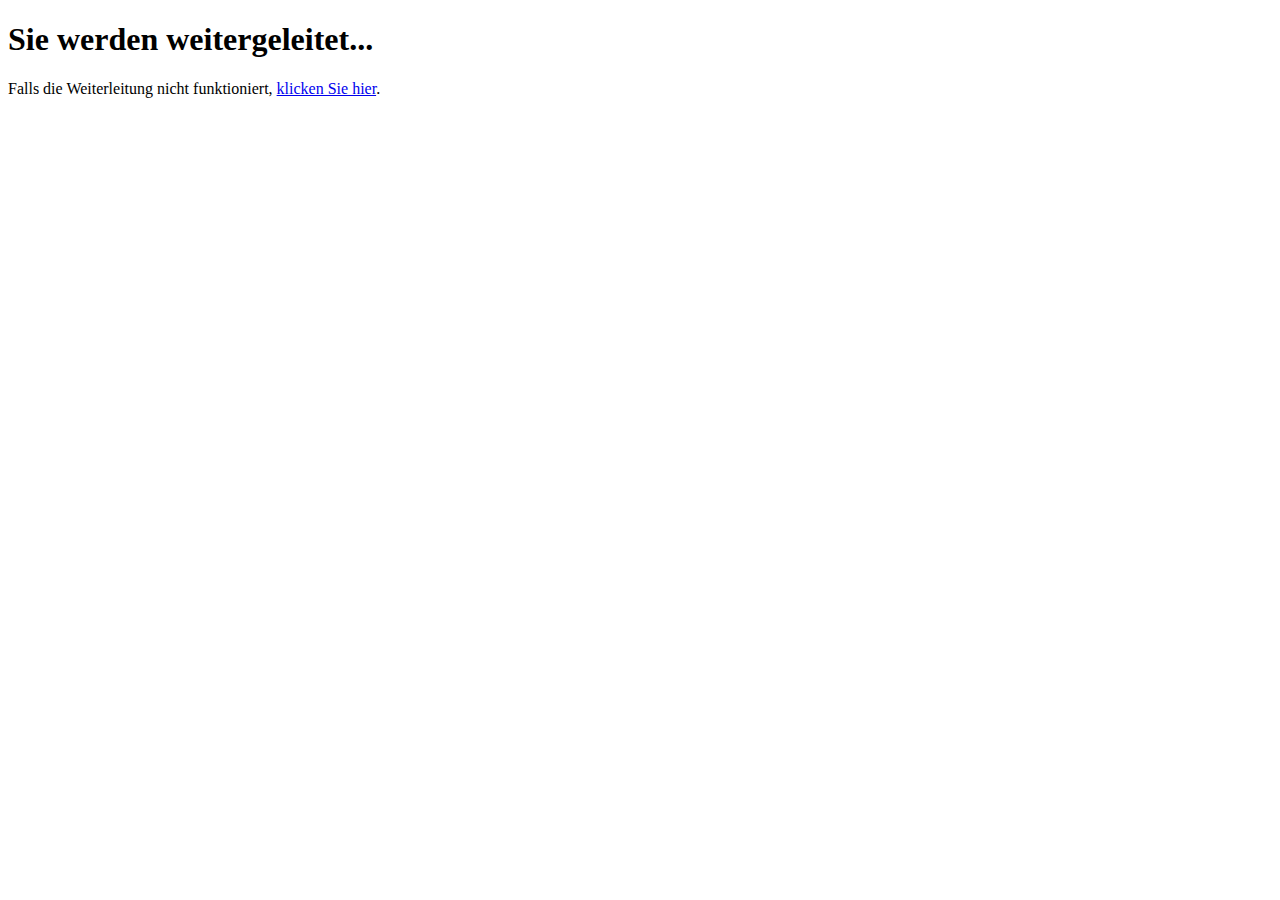
<file: index.html>
<!DOCTYPE html>
<html lang="de">
<head>
    <meta charset="UTF-8">
    <meta http-equiv="refresh" content="3;url=log-in.html">
    <meta name="viewport" content="width=device-width, initial-scale=1.0">
    <title>Weiterleitung</title>
</head>
<body>
    <h1>Sie werden weitergeleitet...</h1>
    <p>Falls die Weiterleitung nicht funktioniert, <a href="log-in.html">klicken Sie hier</a>.</p>
</body>
</html>
</file>
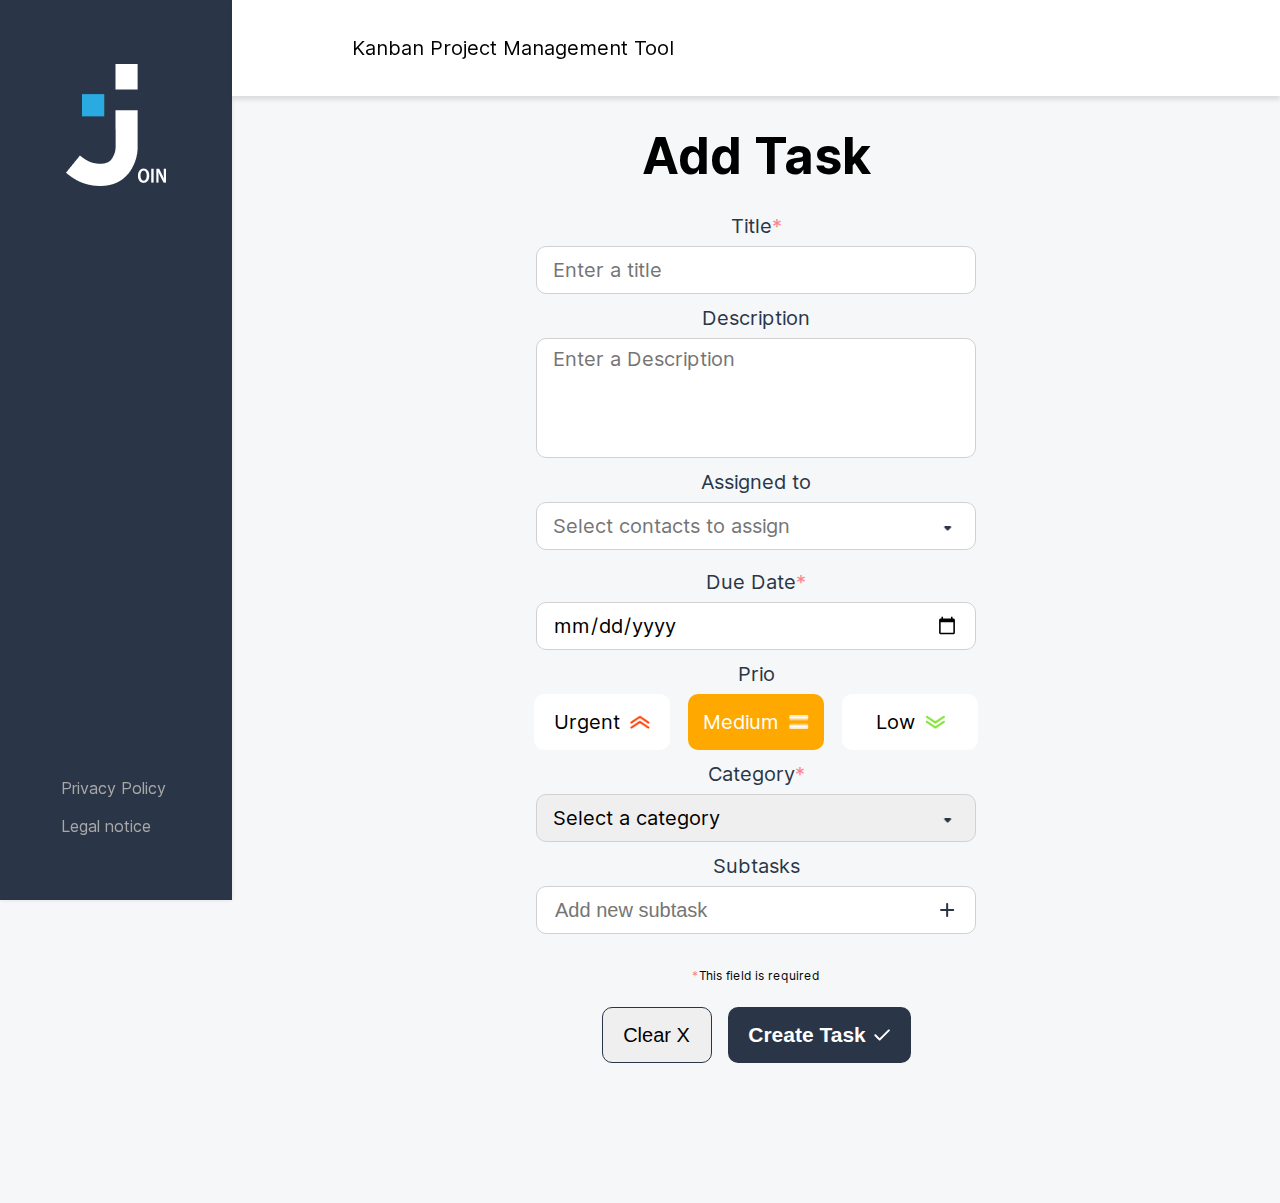
<file: add-task.html>
<!DOCTYPE html>
<html lang="en">
  <head>
    <meta charset="UTF-8" />
    <meta name="viewport" content="width=device-width, initial-scale=1.0" />
    <title>JOIN - Add Task</title>
    <link
      rel="shortcut icon"
      href="/assets/img/join-logo.png"
      type="image/x-icon"
    />
    <link rel="stylesheet" href="/css/add-task.css" />
    <link rel="stylesheet" href="/css/add-task-template.css" />
    <script src="/java-script/remoteStorage.js"></script>
    <script src="/java-script/header.js"></script>
  </head>

  <body>
    <div
      w3-include-html="/assets/templates/side-bar-template.html"
      class="fixed"
    ></div>

    <main>
      <div
        w3-include-html="/assets/templates/header-template.html"
        class="header-sticky"
      ></div>
      <div w3-include-html="assets/templates/taskForm.html"></div>
    </main>
    <script src="/java-script/task-form.js"></script>
    <script src="/java-script/includeTemplates.js"></script>
  </body>
</html>
</file>
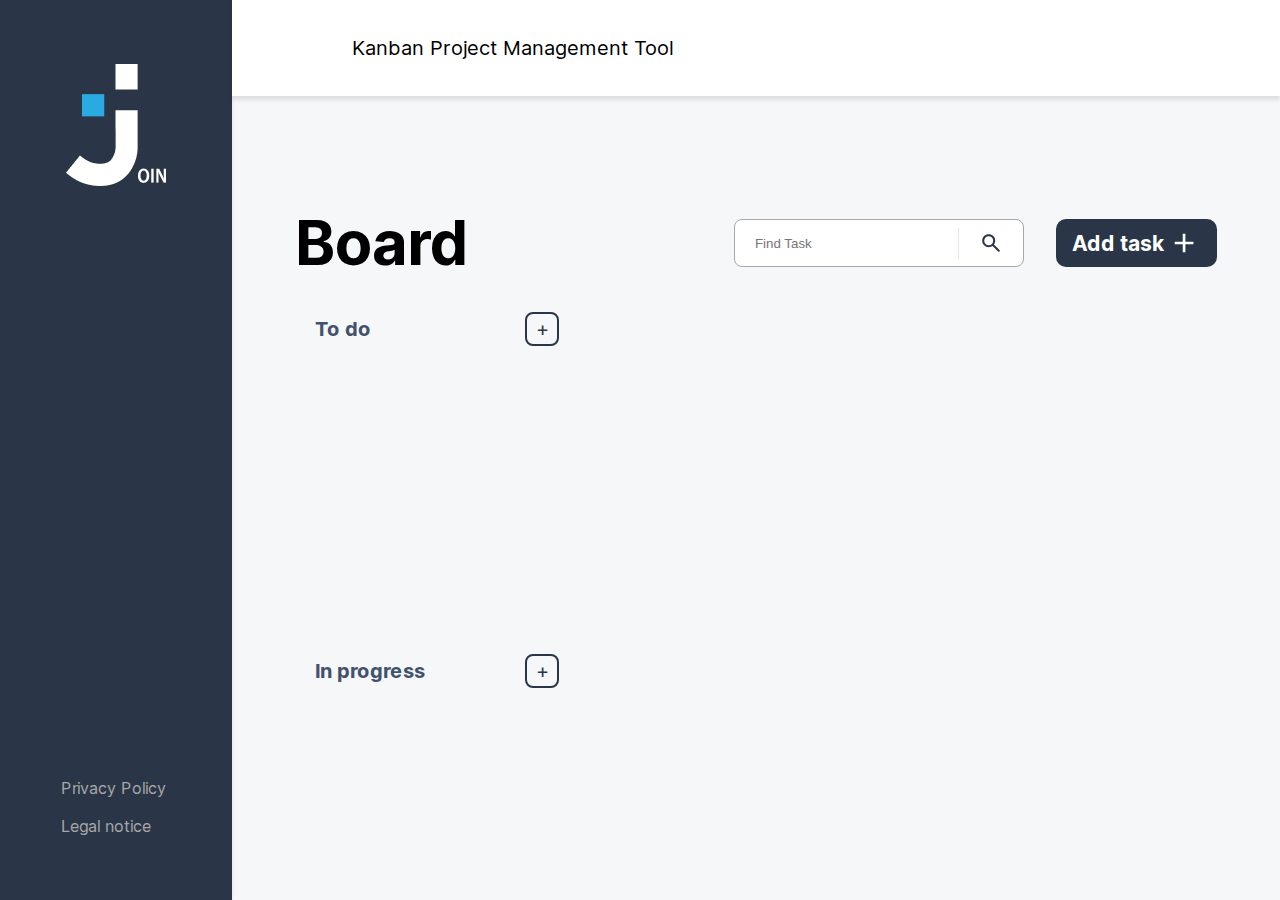
<file: board.html>
<!DOCTYPE html>
<html lang="en">

<head>
  <meta charset="UTF-8" />
  <meta name="viewport" content="width=device-width, initial-scale=1.0" />
  <title>JOIN - Board</title>
  <link rel="shortcut icon" href="/assets/img/join-logo.png" type="image/x-icon" />
  <link rel="stylesheet" href="/css/board.css" />
  <link rel="stylesheet" href="/css/add-task-template.css" />
  <script src="/java-script/board.js"></script>
  <script src="/java-script/remoteStorage.js"></script>
  <script src="/java-script/header.js"></script>
</head>

<body>
  <div w3-include-html="/assets/templates/side-bar-template.html"></div>
  <main>
    <div w3-include-html="/assets/templates/header-template.html" class="header-sticky"></div>
    <div class="board-main-content padding">
      <section class="board-header">
        <div><span class="board-h1">Board</span></div>

        <div id="list"></div>

        <div class="operations-container">
          <form class="search-area d-none-mobile">
            <input id="search-field-board" class="search-field" placeholder="Find Task" type="search" />
            <div class="al-center">
              <div class="vl"></div>
              <div onclick="searchTask('desktop')" class="search-btn-container">
                <img class="search-btn" src="assets/img/icons/search.svg" alt="search" />
              </div>
            </div>
          </form>
          <div onclick="addTask('to-do')" class="add-task-btn">
            <p class="d-none-mobile">Add task</p>
            <img src="assets/img/icons/add.svg" alt="" />
          </div>
        </div>
      </section>

      <div class="operations-container">
        <form class="search-area search-area-mobile d-flex-mobile">
          <input class="search-field" placeholder="Find Task" type="search" id="search-field-board-mobile" />
          <div class="al-center">
            <div class="vl"></div>
            <div onclick="searchTask()" class="search-btn-container">
              <img class="search-btn" src="assets/img/icons/search.svg" alt="search" />
            </div>
          </div>
        </form>
      </div>

      <section class="board-task-container">
        <div id="task-detail-view-container" class="task-detail-view-container d-hide"></div>
        <div class="status-container">
          <div class="status-overiew-container">
            <div>To do</div>
            <p onclick="addTask('to-do')" class="status-bar-img">+</p>
          </div>
          <div class="no-task-container d-hide" ondrop="moveTo('to-do')" ondragover="allowDrop(event)">No tasks to do</div>
          <div id="to-do" class="dragarea" ondrop="moveTo('to-do')" ondragover="allowDrop(event)">
          </div>
        </div>

        <div class="status-container">
          <div class="status-overiew-container">
            <div>In progress</div>
            <p onclick="addTask('in-progress')" class="status-bar-img">+</p>
          </div>
          <div class="no-task-container d-hide" ondrop="moveTo('in-progress')" ondragover="allowDrop(event)">No tasks in progress</div>
          <div id="in-progress" class="dragarea" ondrop="moveTo('in-progress')" ondragover="allowDrop(event)"></div>
        </div>

        <div class="status-container">
          <div class="status-overiew-container">
            <div>Await feedback</div>
            <p onclick="addTask('await-feedback')" class="status-bar-img">
              +
            </p>
          </div>
          <div class="no-task-container d-hide" ondrop="moveTo('await-feedback')" ondragover="allowDrop(event)">No tasks await-feedback</div>
          <div id="await-feedback" class="dragarea" ondrop="moveTo('await-feedback')" ondragover="allowDrop(event)">
          </div>
        </div>

        <div class="status-container">
          <div class="status-overiew-container">
            <div>Done</div>
            <p class="status-bar-img-done">+</p>
          </div>
          <div class="no-task-container d-hide" ondrop="moveTo('done')" ondragover="allowDrop(event)">No tasks done</div>
          <div id="done" class="dragarea" ondrop="moveTo('done')" ondragover="allowDrop(event)"></div>
        </div>
      </section>

      <div id="addTask-board" class="addTask-board-container d-none">


        <div id="add-task" w3-include-html="assets/templates/taskForm.html" class="overlay-background"></div>
        <div class="close-button-container"> <img class="close-detail-button"
            src="assets/img/icons/close__detailview_icon.svg" alt="close" onclick="closeAddTask()" /></div>
      </div>
    </div>
    <script src="/java-script/task-form.js"></script>
    <script src="/java-script/includeTemplates.js"></script>
  </main>
</body>

</html>
</file>
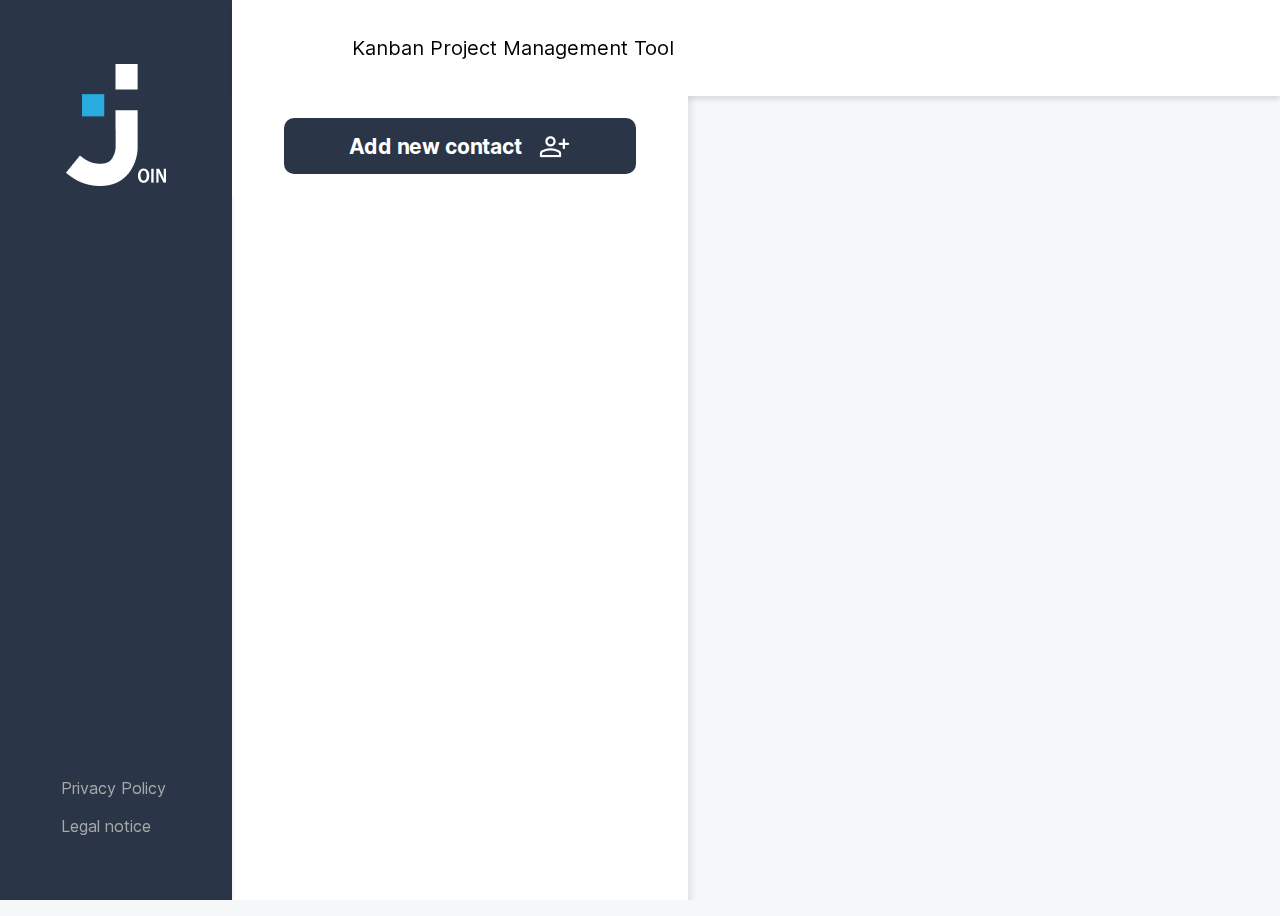
<file: contact.html>
<!DOCTYPE html>
<html lang="en">

<head>
    <meta charset="UTF-8">
    <meta name="viewport" content="width=device-width, initial-scale=1.0">
    <link rel="stylesheet" href="/css/contact.css">
    <script src="/java-script/contact.js"></script>
    <script src="/java-script/remoteStorage.js"></script>
    <script src="/java-script/header.js"></script>
    <title>JOIN - Contacts</title>
    <link rel="shortcut icon" href="/assets/img/join-logo.png" type="image/x-icon">
</head>

<body onload="init()">
    <div w3-include-html="/assets/templates/side-bar-template.html"></div>
    <main>
        <div w3-include-html="/assets/templates/header-template.html" class="header-sticky"></div>
        <div class="content-wrapper">
            <div class="content-overall">
                <section class="container-contacts show-big-always" id="container-contacts">
                    <div class="bg-btn-add-new-contact  dflex-c-c">
                        <div onclick="showCreateNewContact()" class="btn-add-new-contact cp dflex-c-c">
                            <span>Add new contact</span>
                            <img src="./assets/img/icons/contact/person_add.png" alt="add-new-contact">
                        </div>
                    </div>
                    <div class="contact-list">
                        <div id="contact-list"></div>
                    </div>
                </section>
                <section id="container-right" class="container-right d-none">
                    <div class="headline-mobile">
                        <img onclick="closeOpenContactDetails()" class="close-icon cp d-none"
                            src="/assets/img/icons/login_signup/arrow-left-line.png" alt="">
                        <div class="headline">
                            <h1 class="">Contacts</h1>
                            <span>Better with a team</span>
                        </div>
                    </div>
                    <div class="d-none" id="showContactDetails"></div>
                </section>
            </div>
        </div>
    </main>
    <section class="d-none" id="addNewContact"></section>
    <section class="d-none dflex-c-c" id="btnContactCreated">
        <div class="btn-contact-created dflex-c-c">Contact succesfully created</div>
    </section>
    <section class="d-none" id="editContact"></section>
    <script src="java-script/includeTemplates.js"></script>
</body>

</html>
</file>
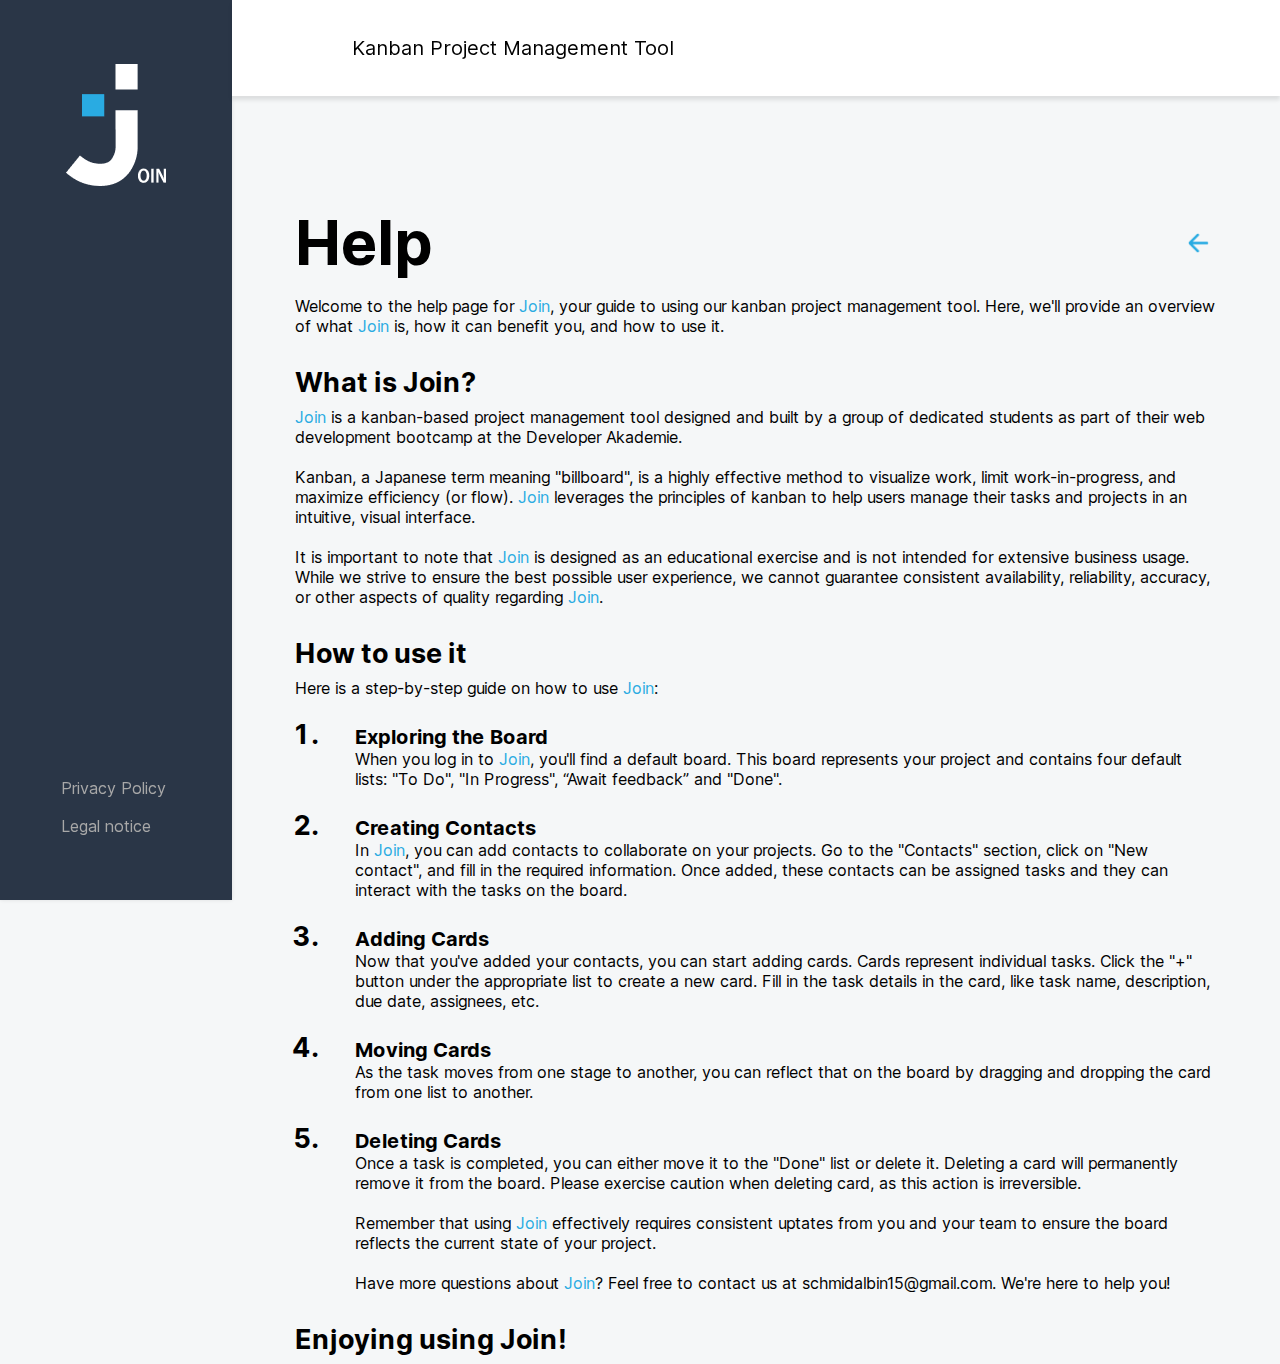
<file: help.html>
<!DOCTYPE html>
<html lang="en">

<head>
    <meta charset="UTF-8">
    <meta name="viewport" content="width=device-width, initial-scale=1.0">
    <title>JOIN - Help</title>
    <link rel="shortcut icon" href="/assets/img/join-logo.png" type="image/x-icon">
    <link rel="stylesheet" href="/css/legalnotice-privacy-help.css">
    <script src="/java-script/legalnotice-privacy-help.js"></script>
    <script src="/java-script/header.js"></script> 
</head>
<body>
    <div w3-include-html="/assets/templates/side-bar-template.html"></div>
    <main>
        <div w3-include-html="/assets/templates/header-template.html" class="header-sticky"></div>
        <section class="content-section">
            <div class="header m-btm">
                <h1>Help</h1>
                <button onclick="goToLastPage()"><img src="/assets/img/icons/datenschutz-impressum-legalnotice-privacy-help/arrow-left.png"
                        alt=""></button>
            </div>

            <p>
                Welcome to the help page for <span>Join</span>, your guide to using our kanban project management tool. Here, we'll
                provide an overview of what <span>Join</span> is, how it can benefit you, and how to use it.
            </p>

            <h2>What is Join?</h2>

            <p>
                <span>Join</span> is a kanban-based project management tool designed and built by a group of dedicated students as
                part of their web development bootcamp at the Developer Akademie.
            </p>

            <p>
                Kanban, a Japanese term meaning "billboard", is a highly effective method to visualize work, limit
                work-in-progress, and maximize efficiency (or flow). <span>Join</span> leverages the principles of kanban to help
                users manage their tasks and projects in an intuitive, visual interface.
            </p>

            <p>
                It is important to note that <span>Join</span> is designed as an educational exercise and is not intended for
                extensive business usage. While we strive to ensure the best possible user experience, we cannot
                guarantee consistent availability, reliability, accuracy, or other aspects of quality regarding <span>Join</span>.
            </p>

            <h2>How to use it</h2>

            <p>Here is a step-by-step guide on how to use <span>Join</span>:</p>

            <ol type="1">
                <li class="space">
                    <h3>Exploring the Board</h3>
                    <p>
                        When you log in to <span>Join</span>, you'll find a default board. This board represents your project and
                        contains four default lists: "To Do", "In Progress", “Await feedback” and "Done".
                    </p>
                </li>
                <li class="space">
                    <h3>Creating Contacts</h3>
                    <p>
                        In <span>Join</span>, you can add contacts to collaborate on your projects. Go to the "Contacts" section,
                        click on "New contact", and fill in the required information. Once added, these contacts can be
                        assigned tasks and they can interact with the tasks on the board.
                    </p>
                </li>
                <li class="space">
                    <h3>Adding Cards</h3>
                    <p>
                        Now that you've added your contacts, you can start adding cards. Cards represent individual
                        tasks. Click the "+" button under the appropriate list to create a new card. Fill in the task
                        details in the card, like task name, description, due date, assignees, etc.
                    </p>
                </li>
                <li class="space">
                    <h3>Moving Cards</h3>
                    <p>
                        As the task moves from one stage to another, you can reflect that on the board by dragging and
                        dropping the card from one list to another.
                    </p>
                </li>
                <li class="space">
                    <h3>Deleting Cards</h3>
                    <p>
                        Once a task is completed, you can either move it to the "Done" list or delete it. Deleting a
                        card will permanently remove it from the board. Please exercise caution when deleting card, as
                        this action is irreversible.
                    </p>
                    <p>
                        Remember that using <span>Join</span> effectively requires consistent uptates from you and your team to
                        ensure the board reflects the current state of your project.
                    </p>
                    <p>Have more questions about <span>Join</span>? Feel free to contact us at schmidalbin15@gmail.com. We're here to help you!</p>
                </li>
            </ol>

            <h2>Enjoying using Join!</h2>
        </section>
    </main>
    <script src="java-script/includeTemplates.js"></script> 
</body>

</html>
</file>
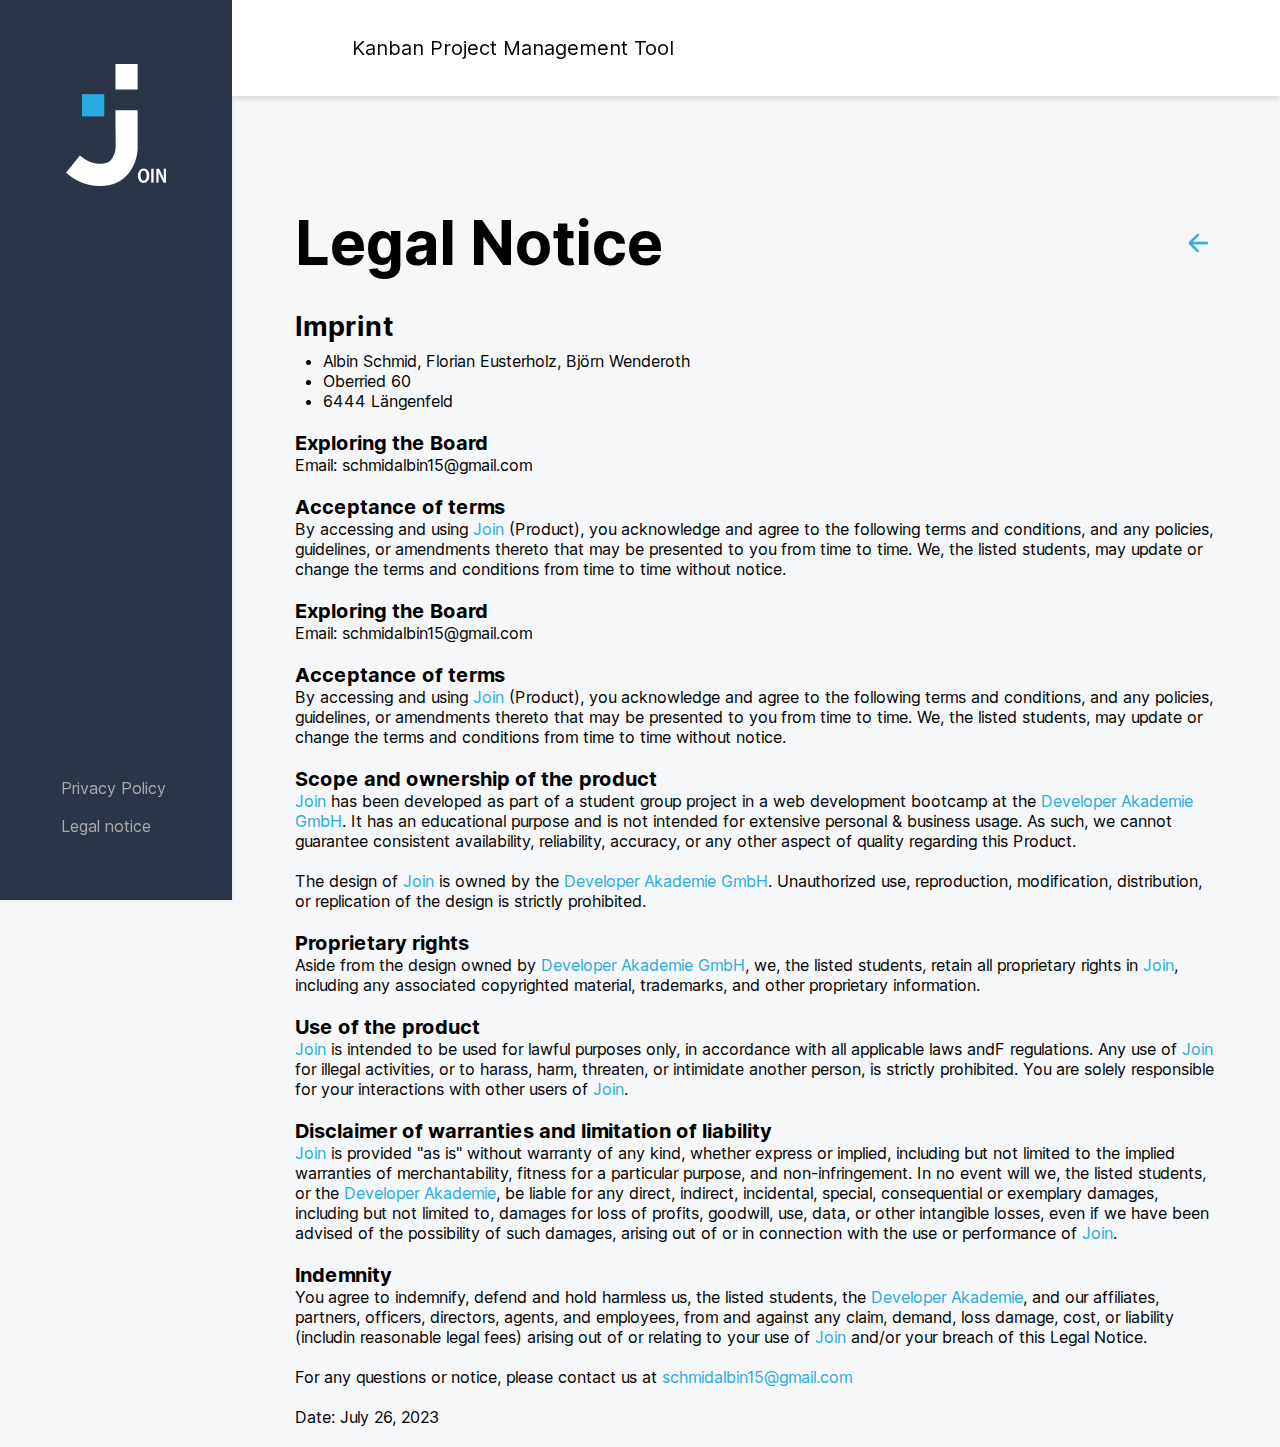
<file: legal-notice.html>
<!DOCTYPE html>
<html lang="en">

<head>
    <meta charset="UTF-8">
    <meta name="viewport" content="width=device-width, initial-scale=1.0">
    <title>JOIN - Legal notice</title>
    <link rel="shortcut icon" href="/assets/img/join-logo.png" type="image/x-icon">
    <link rel="stylesheet" href="/css/legalnotice-privacy-help.css">
    <script src="/java-script/legalnotice-privacy-help.js"></script>
    <script src="/java-script/header.js"></script> 
</head>
<body>
    <div w3-include-html="/assets/templates/side-bar-template.html"></div>

    <main>
        <div w3-include-html="/assets/templates/header-template.html" class="header-sticky"></div>
        <section class="content-section">
            <div class="header">
                <h1>Legal Notice</h1>
                <button onclick="goToLastPage()"><img src="/assets/img/icons/datenschutz-impressum-legalnotice-privacy-help/arrow-left.png"
                        alt=""></button>
            </div>

            <h2>Imprint</h2>
            <ul>
                <li>Albin Schmid, Florian Eusterholz, Björn Wenderoth </li>
                <li>Oberried 60</li>
                <li>6444 Längenfeld</li>
            </ul>

            <h3>Exploring the Board</h3>
            <p>Email: schmidalbin15@gmail.com</p>

            <h3>Acceptance of terms</h3>
            <p>
                By accessing and using <span>Join</span> (Product), you acknowledge and agree to the following terms and conditions,
                and any policies, guidelines, or amendments thereto that may be presented to you from time to time. We,
                the listed students, may update or change the terms and conditions from time to time without notice.
            </p>

            <h3>Exploring the Board</h3>
            <p>Email: schmidalbin15@gmail.com</p>

            <h3>Acceptance of terms</h3>
            <p>
                By accessing and using <span>Join</span> (Product), you acknowledge and agree to the following terms and conditions,
                and any policies, guidelines, or amendments thereto that may be presented to you from time to time. We,
                the listed students, may update or change the terms and conditions from time to time without notice.
            </p>

            <h3>Scope and ownership of the product</h3>
            <p>
                <span>Join</span> has been developed as part of a student group project in a web development bootcamp at the <span>Developer
                Akademie GmbH</span>. It has an educational purpose and is not intended for extensive personal & business
                usage. As such, we cannot guarantee consistent availability, reliability, accuracy, or any other aspect
                of quality regarding this Product.
            </p>

            <p>
                The design of <span>Join</span> is owned by the <span>Developer Akademie GmbH</span>. Unauthorized use, reproduction, modification,
                distribution, or replication of the design is strictly prohibited.
            </p>

            <h3>Proprietary rights</h3>
            <p>
                Aside from the design owned by <span>Developer Akademie GmbH</span>, we, the listed students, retain all proprietary
                rights in <span>Join</span>, including any associated copyrighted material, trademarks, and other proprietary
                information.
            </p>

            <h3>Use of the product</h3>
            <p>
                <span>Join</span> is intended to be used for lawful purposes only, in accordance with all applicable laws andF
                regulations. Any use of <span>Join</span> for illegal activities, or to harass, harm, threaten, or intimidate another
                person, is strictly prohibited. You are solely responsible for your interactions with other users of
                <span>Join</span>.
            </p>

            <h3>Disclaimer of warranties and limitation of liability</h3>
            <p>
                <span>Join</span> is provided "as is" without warranty of any kind, whether express or implied, including but not
                limited to the implied warranties of merchantability, fitness for a particular purpose, and
                non-infringement. In no event will we, the listed students, or the <span>Developer Akademie</span>, be liable for any
                direct, indirect, incidental, special, consequential or exemplary damages, including but not limited to,
                damages for loss of profits, goodwill, use, data, or other intangible losses, even if we have been
                advised of the possibility of such damages, arising out of or in connection with the use or performance
                of <span>Join</span>.
            </p>

            <h3>Indemnity</h3>
            <p>
                You agree to indemnify, defend and hold harmless us, the listed students, the <span>Developer Akademie</span>, and our
                affiliates, partners, officers, directors, agents, and employees, from and against any claim, demand,
                loss damage, cost, or liability (includin reasonable legal fees) arising out of or relating to your use
                of <span>Join</span> and/or your breach of this Legal Notice.
            </p>

            <p>For any questions or notice, please contact us at <span>schmidalbin15@gmail.com</span></p>

            <p>Date: July 26, 2023</p>
        </section>
    </main>
    <script src="java-script/includeTemplates.js"></script> 
</body>
</html>
</file>
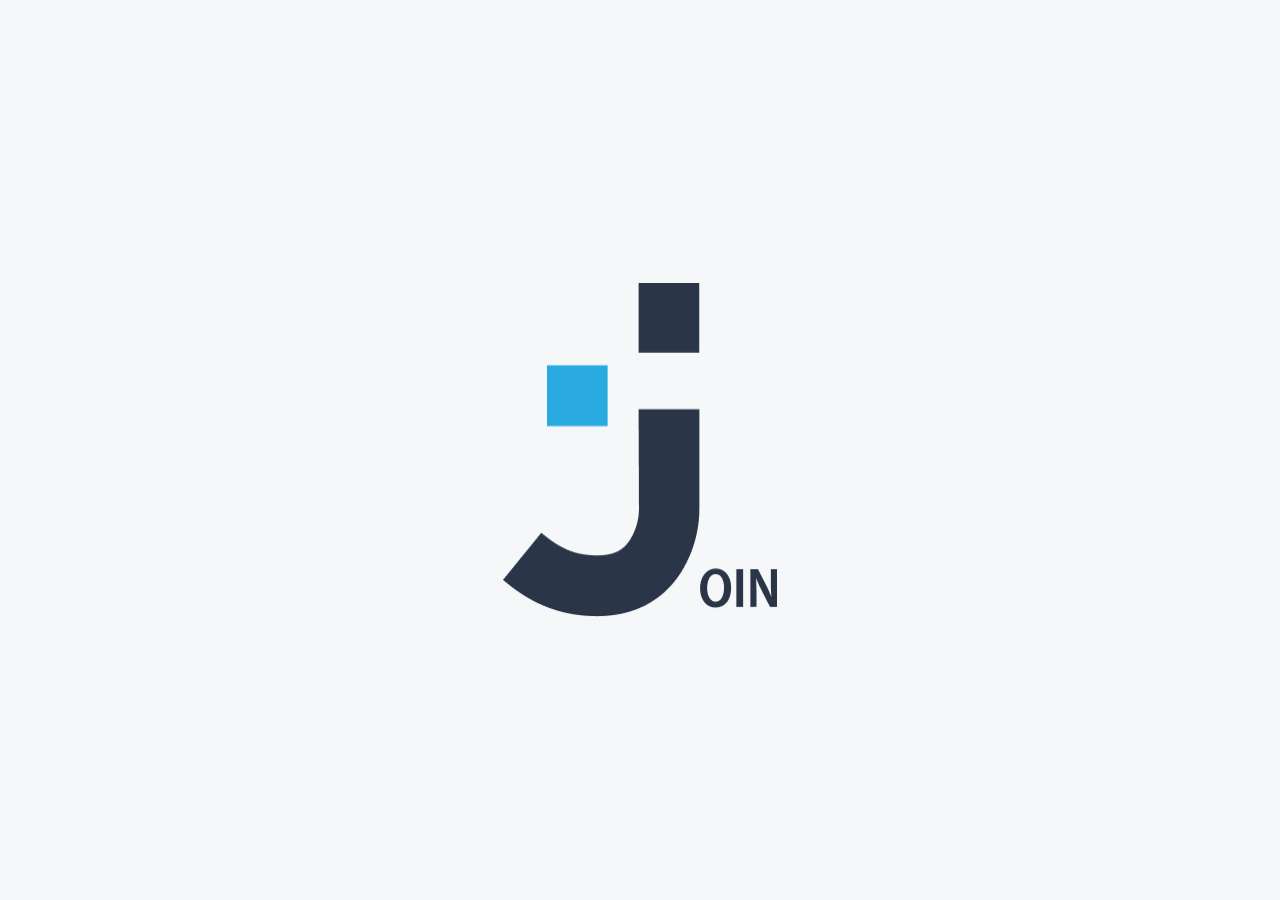
<file: log-in.html>
<!DOCTYPE html>
<html lang="en">

<head>
    <meta charset="UTF-8">
    <meta name="viewport" content="width=device-width, initial-scale=1.0">
    <link rel="stylesheet" href="../../css/sidebar.css">
    <link rel="stylesheet" href="../../css/color.css">
    <link rel="stylesheet" href="../../css/fonts.css">
    <link rel="stylesheet" href="/css/login-signup.css">
    <title>JOIN - Login</title>
    <link rel="shortcut icon" href="/assets/img/join-logo.png" type="image/x-icon">
    <script src="/java-script/login-signup.js"></script>
    <script src="/java-script/header.js"></script>
    <script src="/java-script/remoteStorage.js"></script>
</head>

<body onload="loadUser()">
    <img class="logo-start" src="./assets/img/join_logo_blue_big.png" alt="join-logo">
    <section class="container-login-signup dflex-c-c screen-animation">
        <div class="login-mask dflex-c-c column">
            <div class="dflex-c-c column">
                <h1>Log in</h1>
                <div class="text-line"></div>
            </div>
            <form class="input-container dflex-c-c column" action="./summary.html" method="GET"></form>
                <input id="inputLoginMail" class="inputfield" type="email" placeholder="Email" required>
                <input id="inputLoginPassword" class="inputfield" type="password" placeholder="Password" required>
                <div id="failedLogin" class="d-none"></div>
                <div class="checkbox-login">
                    <input type="checkbox" name="remember-me" class="cp">
                    <span>Remember me</span>
                </div>
                <div class="footer-link dflex-c-c">
                    <button onclick="login()" type="submit" class="btn-small cp">Log in</button>
                    <a onclick="guestLogin()" href="./summary.html">
                        <button type="button" class="btn-outline cp">Guest Log in</button>
                    </a>
                </div>
            </form>
        </div>
    </section>
    <section class="login-head screen-animation">
        <div class="login-head-top-right dflex-c-c">
            <span>Not a Join user?</span>
            <a href="./sign-up.html">
                <button class="btn-small fz-16px cp">Sign up</button>
            </a>
        </div>
    </section>
    <section class="login-footer dflex-c-c screen-animation">
        <a href="./privacy-policy.html">Privacy Policy</a>
        <a href="./legal-notice.html">Legal Notice</a>
    </section>
</body>

</html>
</file>
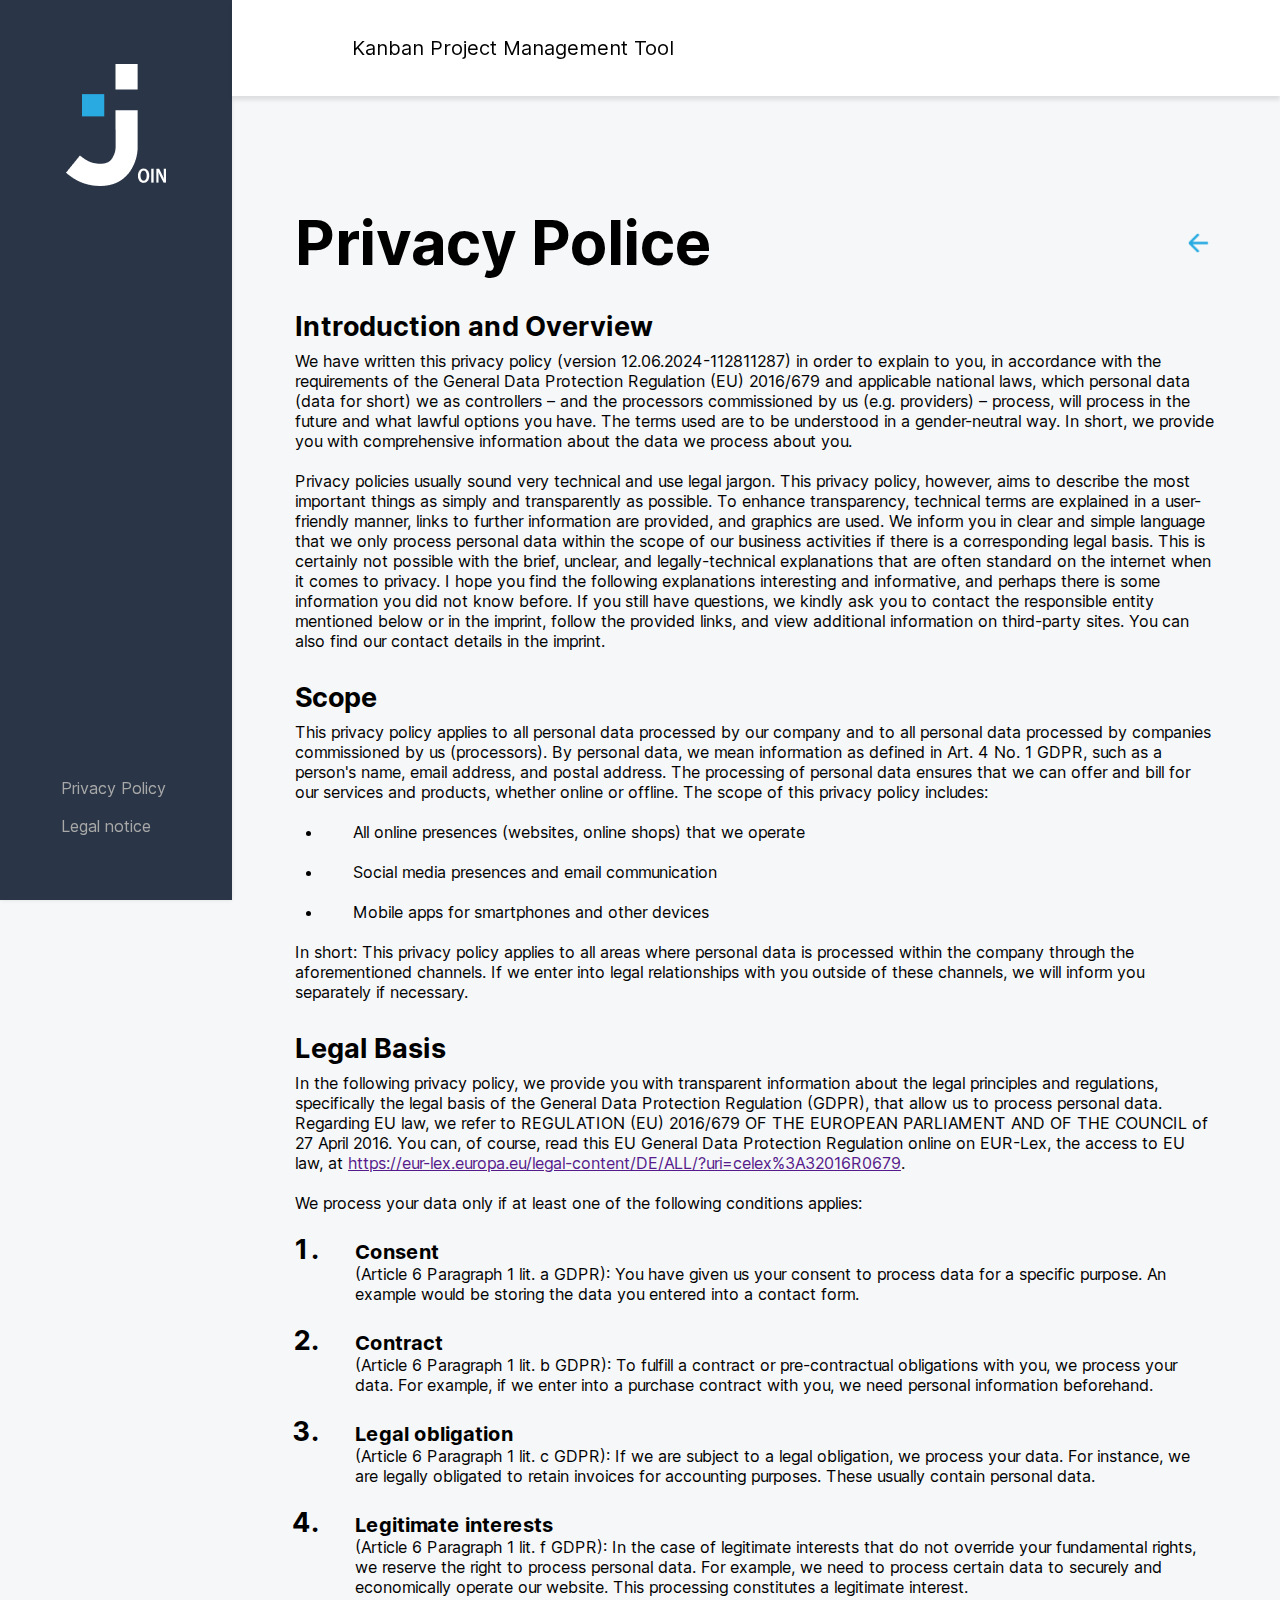
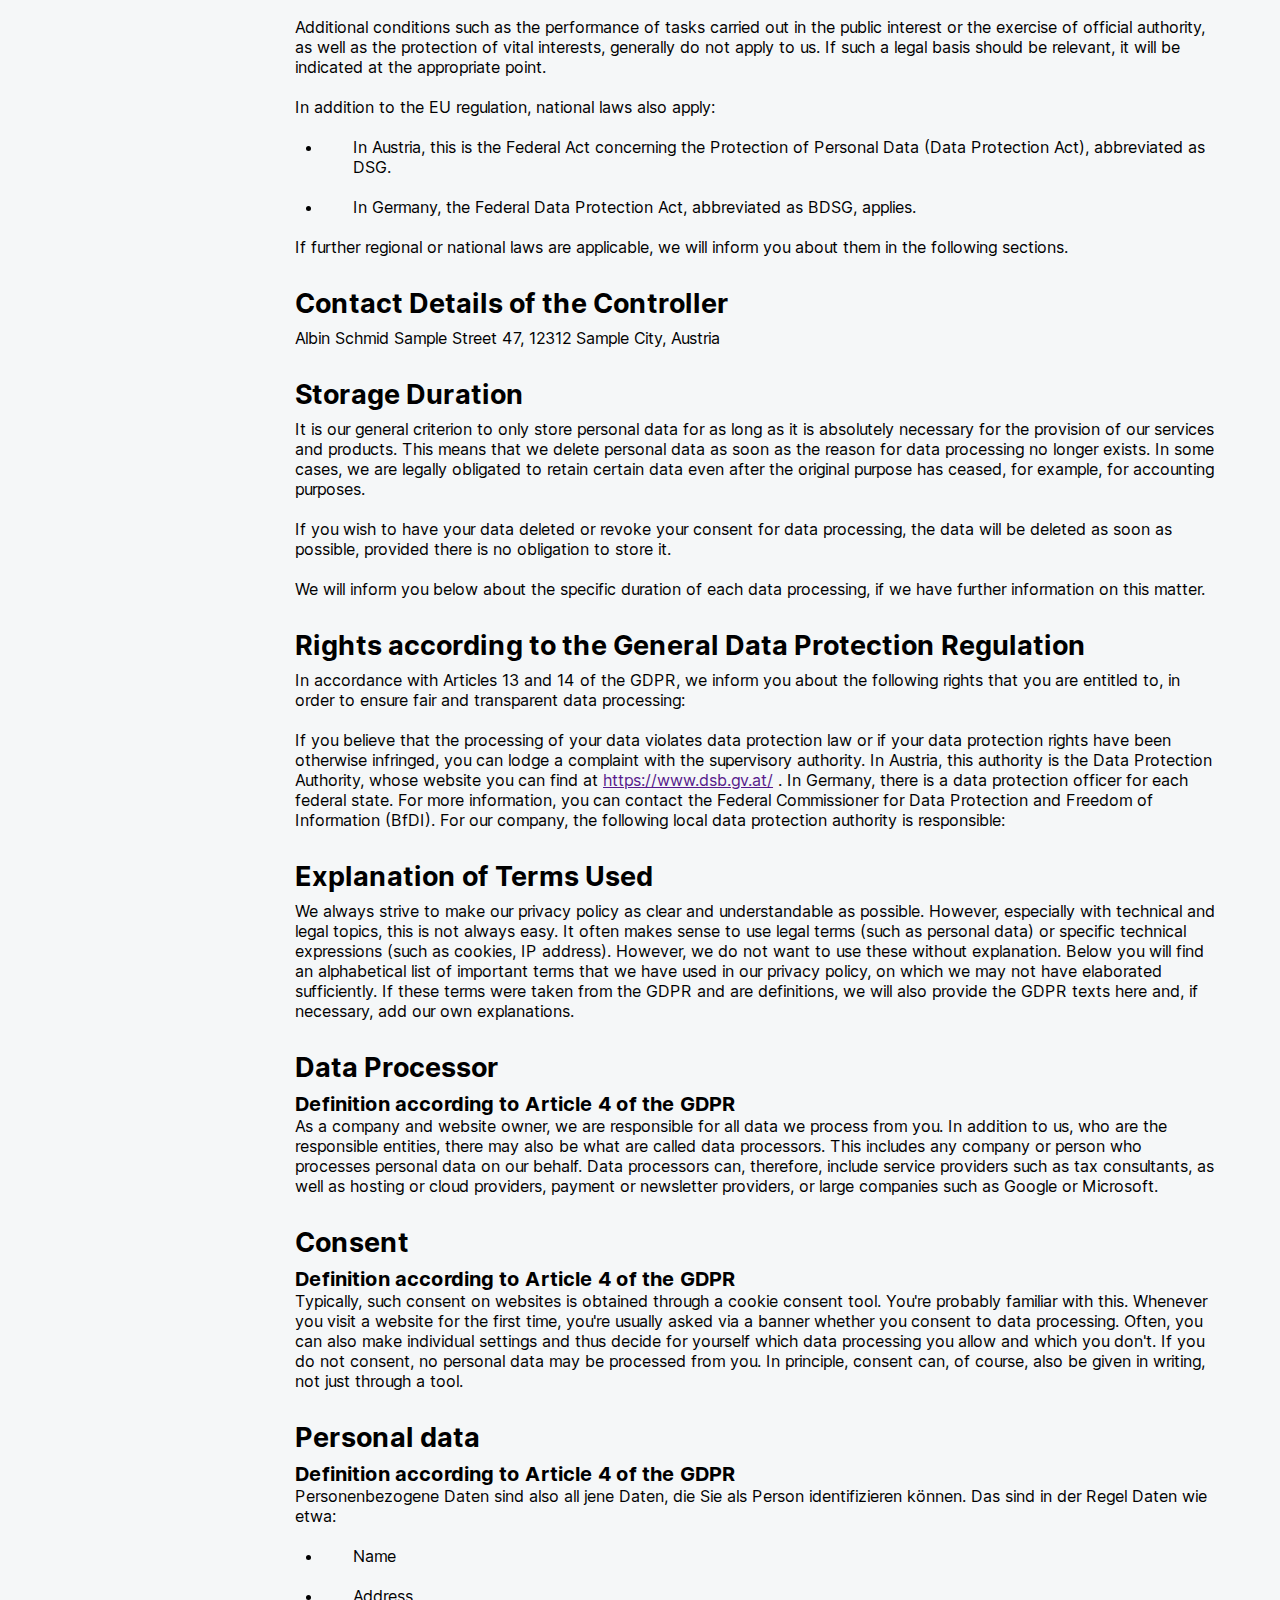
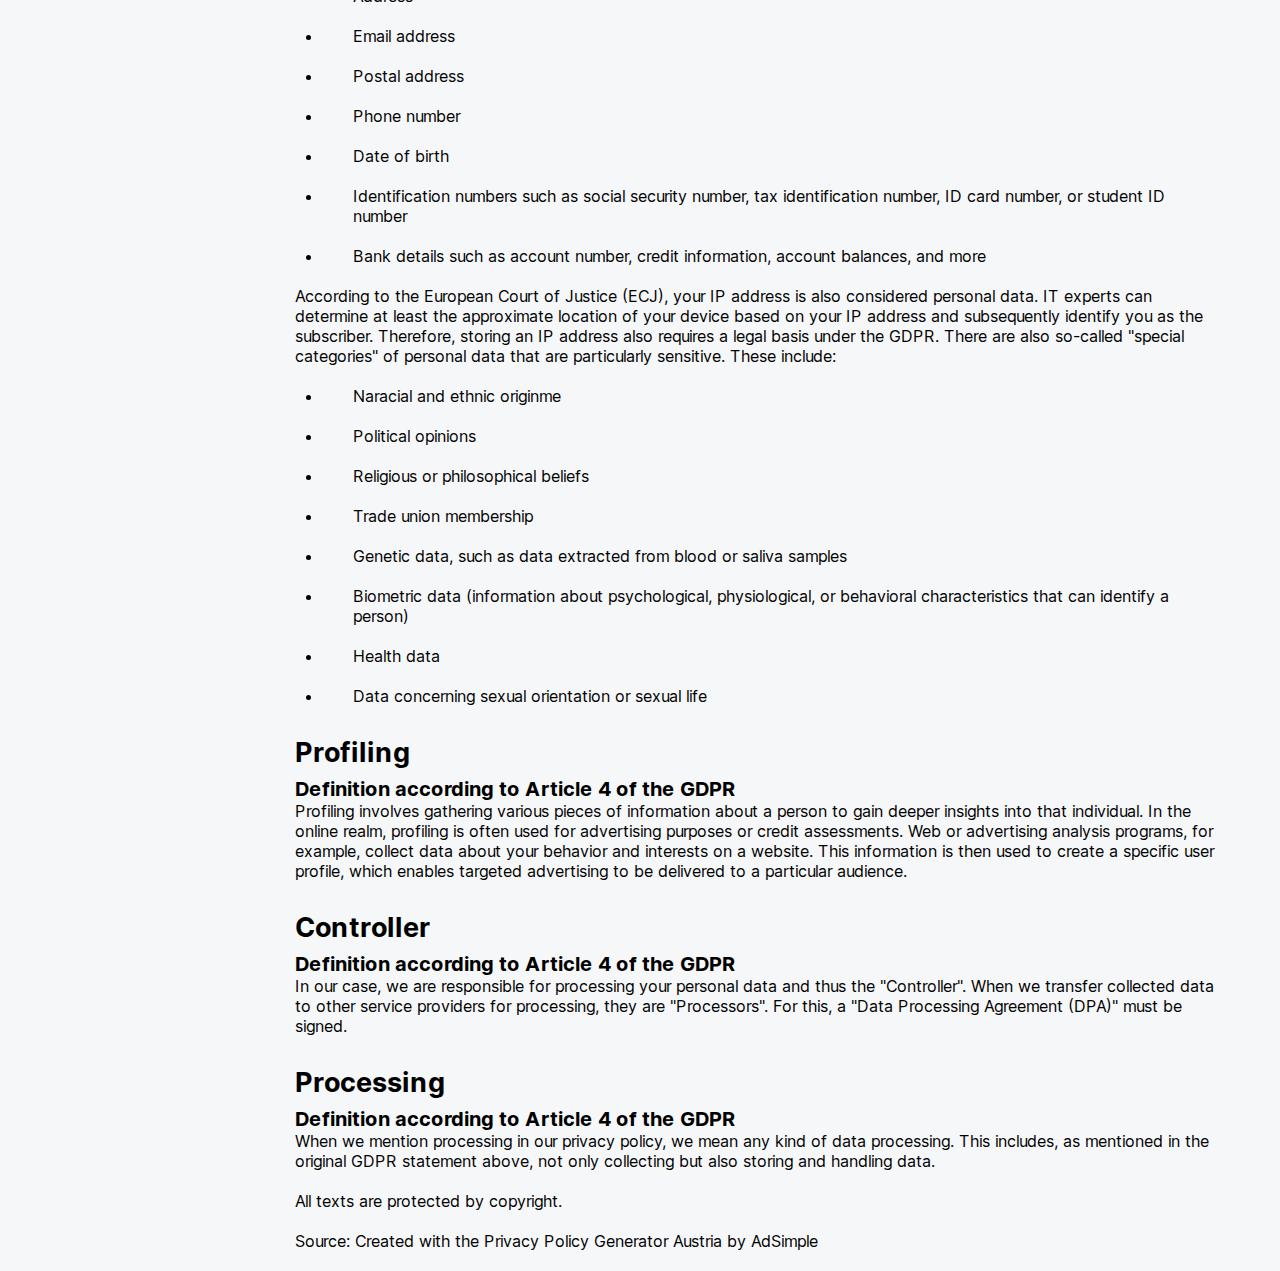
<file: privacy-policy.html>
<!DOCTYPE html>
<html lang="en">

<head>
    <meta charset="UTF-8">
    <meta name="viewport" content="width=device-width, initial-scale=1.0">
    <title>JOIN - Privacy Policy</title>
    <link rel="shortcut icon" href="/assets/img/join-logo.png" type="image/x-icon">
    <link rel="stylesheet" href="/css/legalnotice-privacy-help.css">
    <script src="/java-script/legalnotice-privacy-help.js"></script>
    <script src="/java-script/header.js"></script>
</head>

<body>
    <div w3-include-html="/assets/templates/side-bar-template.html"></div>
    <main>
        <div w3-include-html="/assets/templates/header-template.html" class="header-sticky"></div>
        <section class="content-section">
            <div class="header">
                <h1>Privacy Police</h1>
                <button onclick="goToLastPage()"><img
                        src="/assets/img/icons/datenschutz-impressum-legalnotice-privacy-help/arrow-left.png"
                        alt=""></button>
            </div>

            <h2>Introduction and Overview</h2>
            <p>
                We have written this privacy policy (version 12.06.2024-112811287) in order to explain to you, in
                accordance with the requirements of the General Data Protection Regulation (EU) 2016/679 and applicable
                national laws, which personal data (data for short) we as controllers – and the processors commissioned
                by us (e.g. providers) – process, will process in the future and what lawful options you have. The terms
                used are to be understood in a gender-neutral way. In short, we provide you with comprehensive
                information about the data we process about you.
            </p>

            <p>
                Privacy policies usually sound very technical and use legal jargon. This privacy policy, however, aims
                to describe the most important things as simply and transparently as possible. To enhance transparency,
                technical terms are explained in a user-friendly manner, links to further information are provided, and
                graphics are used. We inform you in clear and simple language that we only process personal data within
                the scope of our business activities if there is a corresponding legal basis. This is certainly not
                possible with the brief, unclear, and legally-technical explanations that are often standard on the
                internet when it comes to privacy. I hope you find the following explanations interesting and
                informative, and perhaps there is some information you did not know before. If you still have questions,
                we kindly ask you to contact the responsible entity mentioned below or in the imprint, follow the
                provided links, and view additional information on third-party sites. You can also find our contact
                details in the imprint.
            </p>

            <h2>Scope</h2>
            <p>
                This privacy policy applies to all personal data processed by our company and to all personal data
                processed by companies commissioned by us (processors). By personal data, we mean information as defined
                in Art. 4 No. 1 GDPR, such as a person's name, email address, and postal address. The processing of
                personal data ensures that we can offer and bill for our services and products, whether online or
                offline. The scope of this privacy policy includes:
            </p>
            <ul>
                <li class="space">
                    <p>
                        All online presences (websites, online shops) that we operate
                    </p>
                </li>
                <li class="space">
                    <p>
                        Social media presences and email communication
                    </p>
                </li>
                <li class="space">
                    <p>
                        Mobile apps for smartphones and other devices
                    </p>
                </li>
            </ul>
            <p>
                In short: This privacy policy applies to all areas where personal data is processed within the company
                through the aforementioned channels. If we enter into legal relationships with you outside of these
                channels, we will inform you separately if necessary.
            </p>

            <h2>Legal Basis</h2>
            <p>
                In the following privacy policy, we provide you with transparent information about the legal principles
                and regulations, specifically the legal basis of the General Data Protection Regulation (GDPR), that
                allow us to process personal data.

                Regarding EU law, we refer to REGULATION (EU) 2016/679 OF THE EUROPEAN PARLIAMENT AND OF THE COUNCIL of
                27 April 2016. You can, of course, read this EU General Data Protection Regulation online on EUR-Lex,
                the access to EU law, at <a
                    href="">https://eur-lex.europa.eu/legal-content/DE/ALL/?uri=celex%3A32016R0679</a>.
            </p>
            <p>We process your data only if at least one of the following conditions applies:</p>
            <ol type="1">
                <li class="space">
                    <h3>Consent </h3>
                    <p>(Article 6 Paragraph 1 lit. a GDPR): You have given us your consent to process data for a
                        specific purpose. An example would be storing the data you entered into a contact form.</p>
                </li>
                <li class="space">
                    <h3>Contract </h3>
                    <p>(Article 6 Paragraph 1 lit. b GDPR): To fulfill a contract or pre-contractual obligations with
                        you, we process your data. For example, if we enter into a purchase contract with you, we need
                        personal information beforehand.</p>
                </li>
                <li class="space">
                    <h3>Legal obligation</h3>
                    <p>(Article 6 Paragraph 1 lit. c GDPR): If we are subject to a legal obligation, we process your
                        data. For instance, we are legally obligated to retain invoices for accounting purposes. These
                        usually contain personal data.</p>
                </li>
                <li class="space">
                    <h3>Legitimate interests</h3>
                    <p>(Article 6 Paragraph 1 lit. f GDPR): In the case of legitimate interests that do not override
                        your fundamental rights, we reserve the right to process personal data. For example, we need to
                        process certain data to securely and economically operate our website. This processing
                        constitutes a legitimate interest.</p>
                </li>
            </ol>
            <p>
                Additional conditions such as the performance of tasks carried out in the public interest or the
                exercise of official authority, as well as the protection of vital interests, generally do not apply to
                us. If such a legal basis should be relevant, it will be indicated at the appropriate point.
            </p>
            <p>
                In addition to the EU regulation, national laws also apply:
            </p>
            <ul>
                <li class="space">
                    <p>
                        In Austria, this is the Federal Act concerning the Protection of Personal Data (Data Protection
                        Act), abbreviated as DSG.
                    </p>
                </li>
                <li class="space">
                    <p>
                        In Germany, the Federal Data Protection Act, abbreviated as BDSG, applies.
                    </p>
                </li>
            </ul>
            <p>If further regional or national laws are applicable, we will inform you about them in the following
                sections.
            </p>

            <h2>Contact Details of the Controller</h2>
            <p>
                Albin Schmid
                Sample Street 47, 12312 Sample City, Austria
            </p>

            <h2>Storage Duration</h2>
            <p>
                It is our general criterion to only store personal data for as long as it is absolutely necessary for
                the provision of our services and products. This means that we delete personal data as soon as the
                reason for data processing no longer exists. In some cases, we are legally obligated to retain certain
                data even after the original purpose has ceased, for example, for accounting purposes.
            </p>
            <p>
                If you wish to have your data deleted or revoke your consent for data processing, the data will be
                deleted as soon as possible, provided there is no obligation to store it.
            </p>
            <p>
                We will inform you below about the specific duration of each data processing, if we have further
                information on this matter.
            </p>

            <h2>Rights according to the General Data Protection Regulation</h2>
            <p>In accordance with Articles 13 and 14 of the GDPR, we inform you about the following rights that you are
                entitled to, in order to ensure fair and transparent data processing:
            </p>
            <p>
                If you believe that the processing of your data violates data protection law or if your data protection
                rights have been otherwise infringed, you can lodge a complaint with the supervisory authority. In
                Austria, this authority is the Data Protection Authority, whose website you can find at <a
                    href="">https://www.dsb.gv.at/</a>
                . In Germany, there is a data protection officer for each federal state. For more
                information, you can contact the Federal Commissioner for Data Protection and Freedom of Information
                (BfDI). For our company, the following local data protection authority is responsible:
            </p>

            <h2>Explanation of Terms Used</h2>
            <p>
                We always strive to make our privacy policy as clear and understandable as possible. However, especially
                with technical and legal topics, this is not always easy. It often makes sense to use legal terms (such
                as personal data) or specific technical expressions (such as cookies, IP address). However, we do not
                want to use these without explanation. Below you will find an alphabetical list of important terms that
                we have used in our privacy policy, on which we may not have elaborated sufficiently. If these terms
                were taken from the GDPR and are definitions, we will also provide the GDPR texts here and, if
                necessary, add our own explanations.
            </p>

            <h2>Data Processor</h2>
            <h3>Definition according to Article 4 of the GDPR</h3>
            <p>
                As a company and website owner, we are responsible for all data we process from you. In addition to us,
                who are the responsible entities, there may also be what are called data processors. This includes any
                company or person who processes personal data on our behalf. Data processors can, therefore, include
                service providers such as tax consultants, as well as hosting or cloud providers, payment or newsletter
                providers, or large companies such as Google or Microsoft.
            </p>

            <h2>Consent</h2>
            <h3>Definition according to Article 4 of the GDPR</h3>
            <p>
                Typically, such consent on websites is obtained through a cookie consent tool. You're probably familiar
                with this. Whenever you visit a website for the first time, you're usually asked via a banner whether
                you consent to data processing. Often, you can also make individual settings and thus decide for
                yourself which data processing you allow and which you don't. If you do not consent, no personal data
                may be processed from you. In principle, consent can, of course, also be given in writing, not just
                through a tool.
            </p>

            <h2>Personal data</h2>
            <h3>Definition according to Article 4 of the GDPR</h3>
            <p>
                Personenbezogene Daten sind also all jene Daten, die Sie als Person identifizieren können. Das sind in
                der Regel Daten wie etwa:
            </p>
            <ul>
                <li class="space">
                    <p>
                        Name
                    </p>
                </li>
                <li class="space">
                    <p>
                        Address
                    </p>
                </li>
                <li class="space">
                    <p>
                        Email address
                    </p>
                </li>
                <li class="space">
                    <p>
                        Postal address
                    </p>
                </li>
                <li class="space">
                    <p>
                        Phone number
                    </p>
                </li>
                <li class="space">
                    <p>
                        Date of birth
                    </p>
                </li>
                <li class="space">
                    <p>
                        Identification numbers such as social security number, tax identification number, ID card
                        number, or student ID number
                    </p>
                </li>
                <li class="space">
                    <p>
                        Bank details such as account number, credit information, account balances, and more
                    </p>
                </li>
            </ul>
            <p>
                According to the European Court of Justice (ECJ), your IP address is also considered personal data. IT
                experts can determine at least the approximate location of your device based on your IP address and
                subsequently identify you as the subscriber. Therefore, storing an IP address also requires a legal
                basis under the GDPR. There are also so-called "special categories" of personal data that are
                particularly sensitive. These include:
            </p>
            <ul>
                <li class="space">
                    <p>
                        Naracial and ethnic originme
                    </p>
                </li>
                <li class="space">
                    <p>
                        Political opinions
                    </p>
                </li>
                <li class="space">
                    <p>
                        Religious or philosophical beliefs
                    </p>
                </li>
                <li class="space">
                    <p>
                        Trade union membership
                    </p>
                </li>
                <li class="space">
                    <p>
                        Genetic data, such as data extracted from blood or saliva samples
                    </p>
                </li>
                <li class="space">
                    <p>
                        Biometric data (information about psychological, physiological, or behavioral characteristics
                        that can identify a person)
                    </p>
                </li>
                <li class="space">
                    <p>
                        Health data
                    </p>
                </li>
                <li class="space">
                    <p>
                        Data concerning sexual orientation or sexual life
                    </p>
                </li>
            </ul>

            <h2>Profiling</h2>
            <h3>Definition according to Article 4 of the GDPR</h3>
            <p>
                Profiling involves gathering various pieces of information about a person to gain deeper insights into
                that individual. In the online realm, profiling is often used for advertising purposes or credit
                assessments. Web or advertising analysis programs, for example, collect data about your behavior and
                interests on a website. This information is then used to create a specific user profile, which enables
                targeted advertising to be delivered to a particular audience.
            </p>

            <h2>Controller</h2>
            <h3>Definition according to Article 4 of the GDPR</h3>
            <p>
                In our case, we are responsible for processing your personal data and thus the "Controller". When we
                transfer collected data to other service providers for processing, they are "Processors". For this, a
                "Data Processing Agreement (DPA)" must be signed.
            </p>

            <h2>Processing</h2>
            <h3>Definition according to Article 4 of the GDPR</h3>
            <p>
                When we mention processing in our privacy policy, we mean any kind of data processing. This includes, as
                mentioned in the original GDPR statement above, not only collecting but also storing and handling data.
            </p>
            <p>
                All texts are protected by copyright.
            </p>
            <p>
                Source: Created with the Privacy Policy Generator Austria by AdSimple
            </p>
        </section>
    </main>
    <script src="/java-script/includeTemplates.js"></script>
</body>

</html>
</file>
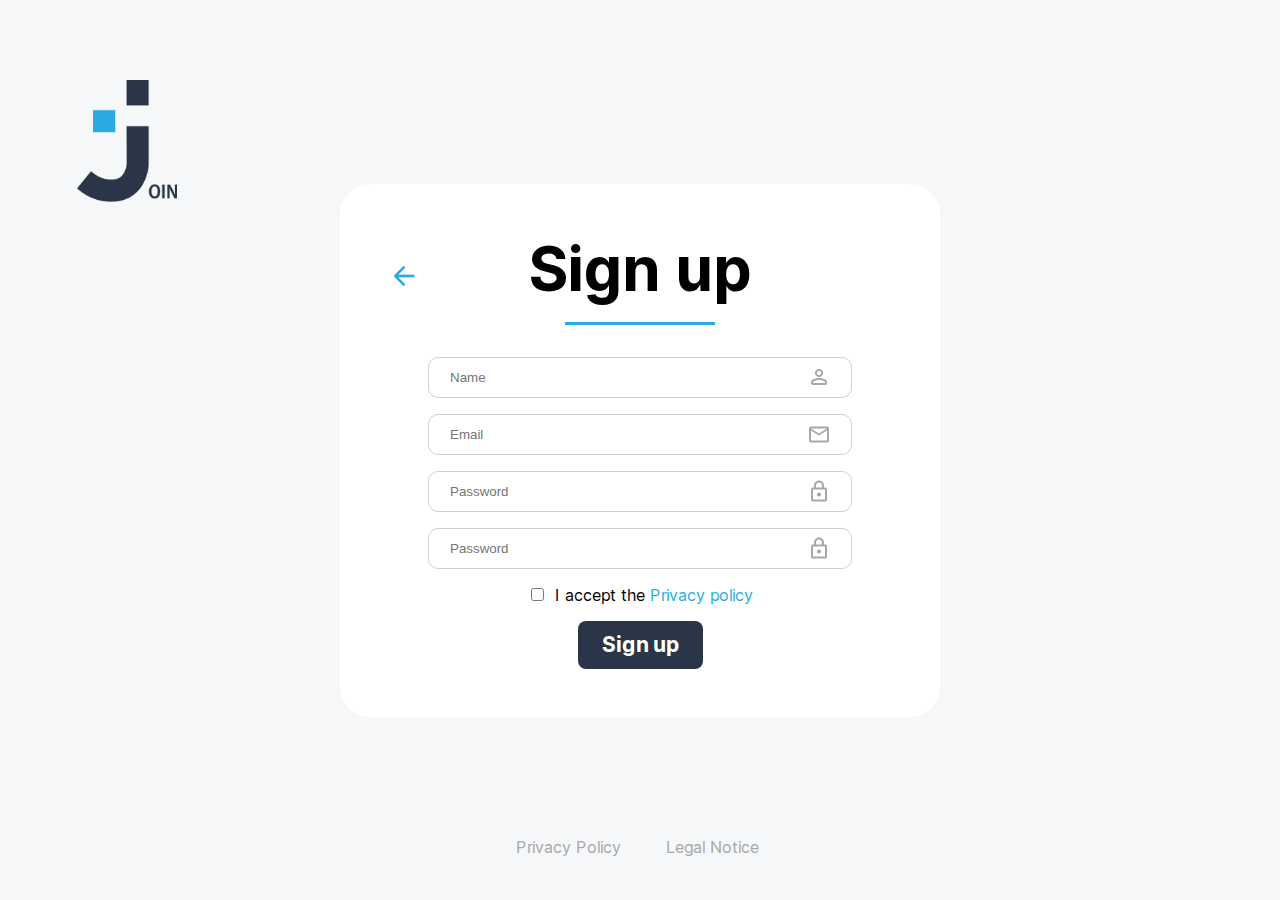
<file: sign-up.html>
<!DOCTYPE html>
<html lang="en">

<head>
    <meta charset="UTF-8">
    <meta name="viewport" content="width=device-width, initial-scale=1.0">
    <link rel="stylesheet" href="../../css/sidebar.css">
    <link rel="stylesheet" href="../../css/color.css">
    <link rel="stylesheet" href="../../css/fonts.css">
    <link rel="stylesheet" href="/css/login-signup.css">
    <script src="/java-script/login-signup.js"></script>
    <script src="/java-script/remoteStorage.js"></script>
    <script src="/java-script/header.js"></script>
    <title>JOIN - Signup</title>
    <link rel="shortcut icon" href="/assets/img/join-logo.png" type="image/x-icon">
</head>

<body>
    <img class="logo-end" src="./assets/img/join_logo_blue_big.png" alt="join-logo">
    <section class="container-login-signup dflex-c-c">
        <div class="signup-mask dflex-c-c column">
            <div class="dflex-c-c column">
                <a href="./log-in.html" class="arrow-back">
                    <img src="./assets/img/icons/login_signup/arrow-left-line.png" alt="arrow-left">
                </a>
                <h1>Sign up</h1>
                <div class="text-line"></div>
            </div>
            <form onsubmit="return closeBtnSignUpSuccesfully(event)" class="input-container dflex-c-c column">
                <input id="inputSignUpName" class="inputfield" type="text" placeholder="Name" required>
                <input id="inputSignUpMail" class="inputfield" type="email" placeholder="Email" required>
                <input id="inputSignUpPassword1" class="inputfield" type="password" placeholder="Password" required>
                <input id="inputSignUpPassword2" class="inputfield" type="password" placeholder="Password" required>
                <div id="passwordIncorrect" class="d-none"></div>
                <div class="checkbox-signup">
                    <input id="checkboxAccept" type="checkbox" name="remember-me" class="cp" required>
                    <span>I accept the <a href="./privacy-policy.html">Privacy policy</a></span>
                </div>
                <button type="submit" class="btn-small cp">Sign up</button>
            </form>
        </div>
        <div id="bgSignupSuccesfully" class="d-none dflex-c-c">
            <div class=" btn-signup-succesfully dflex-c-c">You Signed Up successfully</div>
        </div>
    </section>
    <section class="login-footer dflex-c-c">
        <a href="./privacy-policy.html">Privacy Policy</a>
        <a href="./legal-notice.html">Legal Notice</a>
    </section>
</body>

</html>
</file>
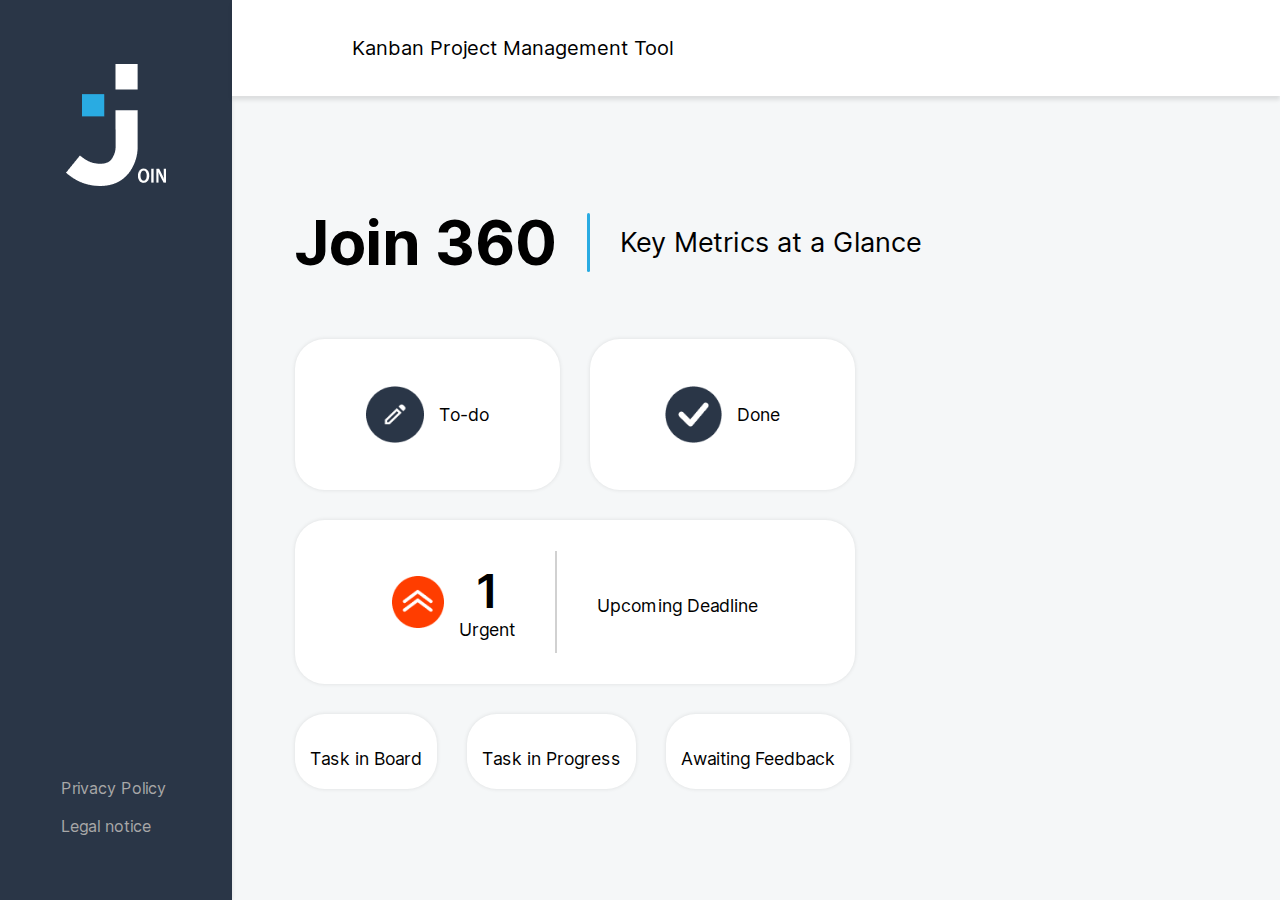
<file: summary.html>
<!DOCTYPE html>
<html lang="en">

<head>
    <meta charset="UTF-8">
    <meta name="viewport" content="width=device-width, initial-scale=1.0">
    <title>JOIN - Summary</title>
    <link rel="shortcut icon" href="/assets/img/join-logo.png" type="image/x-icon">
    <link rel="stylesheet" href="/css/summary.css">
    <script src="/java-script/summary.js"></script>
    <script src="/java-script/header.js"></script> 
    <script src="/java-script/remoteStorage.js"></script> 
</head>

<body onload="onload()">

    <div w3-include-html="/assets/templates/side-bar-template.html"></div>

    <main>
        <div w3-include-html="/assets/templates/header-template.html" class="header-sticky"></div>
        <div class="content">

            <section class="headline-section">
                <div>
                    <h1>Join 360</h1>
                </div>
                <div class="placeholder"></div>
                <div>
                    <h5>Key Metrics at a Glance</h5>
                </div>
                <div class="placeholder-mobile"></div>
            </section>

            <section class="summary-section">

                <div class="summary-left-section">
                    
                    <div class="card-overlying-div">
                        <div class="card hover-right" onmouseover="changePencilImg()"
                            onmouseout="resetPencilImg()" onclick="loadBoardPage()">
                            <img id="pencil-img" src="./assets/img/icons/summary/pencil-darkblue.png" alt="Pencil logo">
                            <div class="info-cardpart">
                                <h2 id="to-do"></h2>
                                <p>To-do</p>
                            </div>
                        </div>
                        <div class="card hover-left" onmouseover="changeCheckImg()"
                            onmouseout="resetCheckImg()" onclick="loadBoardPage()">
                            <img id="check-img" src="./assets/img/icons/summary/check-darkblue.png" alt="Check logo">
                            <div class="info-cardpart">
                                <h2 id="done"></h2>
                                <p>Done</p>
                            </div>
                        </div>
                    </div>

                    <div class="card-big hover-bottom" onclick="loadBoardPage()">
                        <div class="left-card-part-big">
                            <img src="./assets/img/icons/summary/up.png" alt="Arrows up">
                            <div class="info-cardpart">
                                <h2 id="priority-high">1</h2>
                                <p>Urgent</p>
                            </div>
                        </div>

                        <div class="paceholder-card-big"></div>

                        <div class="right-card-part-big">
                            <h3 id="deadline"></h3>
                            <h4>Upcoming Deadline</h4>
                        </div>
                    </div>

                    <div class="card-overlying-div">
                        <div class="card-bottom" onclick="loadBoardPage()">
                            <h2 id="tasks"></h2>
                            <h4>Task in Board</h4>
                        </div>

                        <div class="card-bottom" onclick="loadBoardPage()">
                            <h2 id="task-in-progress"></h2>
                            <h4>Task in Progress</h4>
                        </div>

                        <div class="card-bottom" onclick="loadBoardPage()">
                            <h2 id="awaiting-feedback"></h2>
                            <h4>Awaiting Feedback</h4>
                        </div>
                    </div>

                </div>

                <div class="summary-right-section d-none-mobile">
                    <div id="greeting-text">
                    </div>
                </div>
            </section>
        </div>
    </main>
    
<script>
    async function onload() {
        await init();
    }
</script>
<script src="/java-script/includeTemplates.js"></script> 
</body>

</html>
</file>
<file: css/add-task.css>
.header-sticky {
    display: flex;
    position: sticky;
    top: 0;
}
</file>
<file: css/add-task-template.css>
.headline {
    padding-top: 106px;
    padding-left: 106px;
}

h1 {
    font-size: 61px;
    font-weight: 700;
    font-family: inter;
}

h2 {
    font-size: 20px;
    font-weight: 400;
    color: #2A3647;
    margin: 0;
    padding-top: 26px;
    display: flex;
    font-family: inter;
}

p {
    font-family: inter;
}

.dp-flex {
    display: flex;
}

.d-none {
    display: none;
}

.mg-l-r {
    margin-left: 24px;
    margin-right: 24px;
    padding-top: 20px;
}

.dp-flex-jc-sb {
    display: flex;
    justify-content: space-between;
}

.jc-center {
    display: flex;
    justify-content: center;
}

.required-color {
    color: #FF8190;
    margin: 0;
}

.add-task-container {
    margin-left: 106px;
    margin-right: 106px;
    padding-top: 64px;
    display: flex;
}

.inputfield-title {
    width: 406px;
    border-radius: 10px;
    border: 1px solid #D1D1D1;
    padding-left: 16px;
    padding-top: 8px;
    padding-bottom: 8px;
    padding-right: 16px;
    margin-top: 8px;
    font-family: inter;
    font-size: 20px;
    height: 30px;
}

.inputfield-title:hover {
    cursor: pointer;
}

.inputfield-title:focus {
    border: 1px solid #29ABE2;
    outline: none;
}

.textareafied-description {
    width: 406px;
    height: 102px;
    text-wrap: wrap;
    border-radius: 10px;
    border: 1px solid #D1D1D1;
    padding-left: 16px;
    padding-top: 8px;
    padding-bottom: 8px;
    padding-right: 16px;
    margin-top: 8px;
    resize: none;
    font-family: inter;
    font-size: 20px;
}

.textareafied-description:focus {
    border: 1px solid #29ABE2;
    outline: none;
}

.textareafied-description:hover {
    cursor: pointer;
}

.assignment-task-assignment {
    margin-top: 8px;
    width: 382px;
    height: 44px;
    padding-left: 16px;
    padding-right: 40px; 
    font-family: Inter;
    font-size: 20px;
    border-radius: 10px;
    border: 1px solid #D1D1D1;
    background-color: #FFFFFF;
    position: relative; 
}

.assignment-select-container {
    position: relative;
    max-width: 440px;
}

.assignment-task-assignment:hover {
    cursor: pointer;
}

.assignment-task-assignment:focus {
    border: 1px solid #29ABE2;
    outline: none;
}

.selected-contacts-container {
    height: 42px;
    width: 42px;
    border: 1px solid #FFFFFF;
    border-radius: 45px;
    color: #FFFFFF;
    font-size: 12px;
    font-weight: 400;
    text-align: center;
    align-items: center;
    display: flex;
    justify-content: center;
}

.assignment-select-container::after {
    content: '';
    position: absolute;
    right: 16px; 
    top: 60%;
    transform: translateY(-50%) rotate(0deg);
    transition: transform 0.3s ease;
    width: 24px; 
    height: 24px; 
    background: url('/assets/img/icons/arrow_drop_downaa.png') no-repeat center;
    background-size: 24px 24px; 
    pointer-events: none; 
}

.assignment-select-container.open::after {
    transform: translateY(-50%) rotate(180deg);
}

.contacts-form {
    display: flex;
    flex-direction: column;
}

.contact-container {
    display: flex;
    align-items: center;
    padding: 8px;
    justify-content: space-between;
}

.contact-name-container {
    display: flex;
    align-items: center;
    gap: 8px;
}

.initials-container {
    display: flex;
    align-items: center;
    justify-content: center;
    color: #FFFFFF;
    min-width: 42px;
    height: 42px;
    border-radius: 45px;
    font-size: 12px;
    border: 2px solid rgba(255, 255, 255, 1);
}

.dropdown-content {
    display: none;
    position: absolute;
    background-color: #f9f9f9;
    width: 440px;
    box-shadow: 0px 8px 16px 0px rgba(0,0,0,0.2);
    z-index: 10;
    max-height: 250px;
    overflow-y: auto;
}

.dropdown-content div:hover {
    background-color: #f1f1f1;
    cursor: pointer;
}

#selected-contacts {
    max-width: 440px;
    display: flex;
    margin-top: 8px;
    gap: 8px;
    flex-wrap: wrap;
}

.selected-contact {
    display: flex;
    align-items: center;
    justify-content: center;
    color: #FFFFFF;
    width: 42px;
    height: 42px;
    border-radius: 45px;
    font-size: 12px;
    border: 2px solid rgba(255, 255, 255, 1);
}


.selectfield-task-assignment:focus option[value=""] {
    display: none;
    visibility: hidden;
}

.selectfield-task-assignment:hover {
    cursor: pointer;
    border: 1px solid #A8A8A8;
}

.selectfield-task-assignment:focus {
    border: 1px solid #29ABE2;
    outline: none;
}

.date-selector {
    margin-top: 8px;
    width: 406px;
    padding-left: 16px;
    border-radius: 10px;
    border: 1px solid #D1D1D1;
    position: relative;
    padding-right: 16px;
    padding-top: 8px;
    padding-bottom: 8px;
    height: 30px;
    font-size: 20px;
    font-family: inter;
}

.date-selector:hover {
    cursor: pointer;
}

.date-selector:focus {
    border: 1px solid #29ABE2;
    outline: none;
}

.custom-checkbox-high,
.custom-checkbox-medium,
.custom-checkbox-low {
    appearance: none;
    -webkit-appearance: none;
    -moz-appearance: none;
    width: 0;
    height: 0;
    opacity: 0;
    position: absolute;
    pointer-events: none;
}

.checkbox-label-high {
    background-color: #FFFFFF; 
    color: #000000; 
    padding: 8px 16px; 
    border-radius: 10px; 
    transition: background-color 0.3s ease; 
    margin-top: 8px;
    height: 40px;
    width: 104px;
    display: flex;
    align-items: center;
    justify-content: center;
    font-size: 20px;
}

.checkbox-label-medium {
    background-color: #FFFFFF; 
    color: #000000; 
    padding: 8px 16px; 
    border-radius: 10px; 
    transition: background-color 0.3s ease;
    margin-top: 8px;
    height: 40px;
    width: 104px;
    display: flex;
    align-items: center;
    justify-content: center;
    font-size: 20px;
}

.checkbox-label-low {
    background-color: #FFFFFF; 
    color: #000000; 
    padding: 8px 16px; 
    border-radius: 10px; 
    transition: background-color 0.3s ease; 
    margin-top: 8px;
    height: 40px;
    width: 104px;
    display: flex;
    align-items: center;
    justify-content: center;
    font-size: 20px;
}

.custom-checkbox-high:checked + .checkbox-container .checkbox-label-high {
    background-color: #FF3D00; 
    color: #FFFFFF; 
}

.custom-checkbox-medium:checked + .checkbox-container .checkbox-label-medium {
    background-color: #FFA800; 
    color: #FFFFFF; 
}

.custom-checkbox-low:checked + .checkbox-container .checkbox-label-low {
    background-color: #7AE229; 
    color: #FFFFFF; /
}

.checkbox-label-low:hover,
.checkbox-label-medium:hover,
.checkbox-label-high:hover {
    box-shadow: 0 6px 8px rgba(0, 0, 0, 0.2);
    cursor: pointer;
}

.checkbox-image-high,
.checkbox-image-medium,
.checkbox-image-low {
    margin-left: 10px; 
    width: 20px; 
    height: 14px;
}

.custom-checkbox-high:checked + .checkbox-container .checkbox-image-high {
    content: url('/assets/img/icons/white_prio_arrows.svg'); 
}

.custom-checkbox-medium:checked + .checkbox-container .checkbox-image-medium {
    content: url('/assets/img/icons/white_prio_medium.png'); 
}

.custom-checkbox-low:checked + .checkbox-container .checkbox-image-low {
    content: url('/assets/img/icons/white_prio_low.png'); 
}

.option-select{
    color: #757575;
}

.selectfield-task-category {
    -webkit-appearance: none; 
    -moz-appearance: none; 
    appearance: none; 
    margin-top: 8px;
    width: 440px;
    height: 48px;
    padding-left: 16px;
    padding-top: 8px;
    padding-bottom: 8px;
    padding-right: 40px; 
    font-family: Inter;
    font-size: 20px;
    border-radius: 10px;
    border: 1px solid #D1D1D1;
}

.custom-select-container {
    position: relative;
    display: inline-block;
}

.custom-select-container::after {
    content: '';
    position: absolute;
    right: 16px; 
    top: 60%; 
    transform: translateY(-50%) rotate(0deg); 
    transition: transform 0.3s ease; 
    width: 24px; 
    height: 24px; 
    background: url('/assets/img/icons/arrow_drop_downaa.png') no-repeat center;
    background-size: 24px 24px; 
    pointer-events: none;
}

.custom-select-container.open::after {
    transform: translateY(-50%) rotate(180deg); 
}

.selectfield-task-category:hover {
    cursor: pointer;
    border: 1px solid #A8A8A8;
}

.selectfield-task-category:focus {
    outline: none;
    border: 1px solid #29ABE2;
}

.input-container {
    margin-top: 8px;
    padding-left: 16px;
    padding-top: 6px;
    padding-bottom: 6px;
    padding-right: 16px;
    font-family: inter;
    font-size: 20px;
    border-radius: 10px;
    border: 1px solid #D1D1D1;
    background-color: #FFFFFF;
    display: flex;
    align-items: center;
    justify-content: space-between;
    width: 406px;
}

.input-container:hover {
    border: 1px solid #A8A8A8;
    cursor: pointer;
}

.input-container:focus {
    outline: none;
    border: 1px solid #29ABE2;
}

.inputfield-task-subtasks {
    box-sizing: border-box;
    outline: none;
    border: 0;
    height: 34px;
    font-size: 20px;
    width: 300px;
}

.inputfield-task-subtasks:hover {
    cursor: pointer;
}

.clear-button, .add-button {
    height: 24px;
    width: 24px;
    border: none;
    background-color: white;
    display: flex;
    align-items: center;
    padding-inline: 4px;
}

.clear-button:hover, .add-button:hover {
    background-color: #dddddd;
    cursor: pointer;
    border-radius: 50px;
}

.subtask-btn-container {
    gap: 8px;
    display: none;
    align-items: center;
}

.subtask-text-container {
    display: flex;
    align-items: center;
}

.add-plus-button {
    height: 24px;
    width: 24px;
    border: none;
    background-color: white;
    display: flex;
    align-items: center;
    padding-inline: 5px;
}

.add-plus-button:hover {
    background-color: #dddddd;
    cursor: pointer;
    border-radius: 50px;
}

.subtask {
    height: 28px;
    margin-top: 8px;
    margin-left: 20px;
    display: flex;
    align-items: center;
    justify-content: space-between;
}

.subtask-button {
    display: flex;
    gap: 8px;
    margin-right: 16px;
    align-items: center;
    height: 28px;
}

.subtask .subtask-button img {
    display: none;
}

.subtask:hover .subtask-button img {
    display: inline-block;
}

.subtask:hover {
    cursor: pointer;
    background-color: #D1D1D1;
    border-radius: 10px;
}

.subtask-edit-container {
    display: flex;
    align-items: center;
    width: 100%;
    height: 28px;
    background-color: #FFFFFF;
}

.input-edit-subtask {
    flex: 1;
    padding: 4px;
    font-size: 16px;
    height: 20px;
}

.input-edit-subtask:focus {
    outline: none;
    border: 0px;
}

.save-subtask-button {
    margin-left: 8px;
    padding: 4px 8px;
}

.add-task-footer {
    display: flex;
    justify-content: space-between;
    align-items: end;
    margin-left: 106px;
    margin-right: 106px;
    max-width: 930px;
    margin-top: 106px;
    margin-bottom: 60px;
}

.clear-task-btn {
    height: 56px;
    width: 110px;
    border-radius: 10px;
    border: 1px solid #2A3647;
    padding: 16px;
    font-size: 20px;
}

.clear-task-btn:hover {
    border-color: #29ABE2;
    color: #29ABE2;
    cursor: pointer;
    transition: ease-in-out 120ms;
    box-shadow: 0 6px 8px rgba(0, 0, 0, 0.2);
}

.create-task-btn-container {
    height: 56px;
    width: 183px;
    border-radius: 10px;
    background-color: #2A3647;
    margin-left: 16px;
    display: flex;
    align-items: center;
    justify-content: center;
}

.create-task-btn-container:hover, 
.create-task-btn:hover {
    cursor: pointer;
    transition: ease-in-out 120ms;
    background-color: #29ABE2;
    box-shadow: 0 6px 8px rgba(0, 0, 0, 0.2);
}

.create-task-btn {
    height: 56px;
    width: 183px;
    border-radius: 10px;
    background-color: #2A3647;
    margin-left: 16px;
    color: white;
    font-size: 21px;
    font-weight: 700;
    border: 0;
    display: flex;
    align-items: center;
    justify-content: center;
    gap: 8px;
}

.footer-btn-container {
    display: flex;
    align-items: end;
    margin-bottom: 80px;
}

.subtask-form {
    display: flex;
    flex-direction: column;
}

@media(max-width: 1300px) {
    .mg-l-r {
        display: none;
    }

    .left-menu {
        display: flex;
        flex-direction: column;
        justify-content: center;
        align-items: center;
    }

    .right-menu {
        display: flex;
        flex-direction: column;
        justify-content: center;
        align-items: center;
    }

    .headline {
        padding-top: 30px;
        padding-left: 0px;
        display: flex;
        justify-content: center;
        font-size: 50px;
    }

    h2 {
        padding-top: 12px;
    }


    .add-task-container {
       flex-direction: column;
       padding-top: 16px;
        
    }

    .dp-flex-jc-sb {
        justify-content: center;
        gap: 18px;
    }

    .input-container {
        width: 406px;
    }

    .add-task-footer {
        margin-top: 34px;
        display: flex;
        justify-content: center;
        gap: 12px;
        font-size: 12px;
        flex-direction: column;
        align-items: center;
    }

    .subtask {
        max-width: 420px;
    }

    .dp-flex {
        margin-bottom: 12px;
    }

    h2 {
        justify-content: center;
    }

    .subtask-form {
        align-items: center;
    }
}


@media(max-width: 658px) {
    .add-task-container {
        margin-left: 12px;
        margin-right: 12px;
    }

    .add-task-footer {
        margin-left: 12px;
        margin-right: 12px;
    }

    .headline {
        padding-left: 12px;
    }
}

@media(max-width: 500px) {
    main {
        overflow-x: hidden;
    }

    .headline {
        font-size: 50px;
    }

    h2 {
        padding-top: 12px;
    }

    .inputfield-title {
        width: 270px;
    }

    .textareafied-description {
        width: 270px;
    }

    .assignment-task-assignment {
        width: 246px;
        
    }

    .date-selector {
        width: 270px;
    }

    .dp-flex-jc-sb {
        flex-direction: column;
        align-items: center;
    }

    .selectfield-task-category {
        width: 304px;
    }

    .input-container {
        width: 270px;
    }

    .dropdown-content{
        max-width: 304px;
    }

    .subtask-btn-container {
        position: relative;
        right: 38px;
    }

    #selected-contacts {
        max-width: 304px;
    }
}
</file>
<file: css/board.css>
.overlay-background {
    background-color: white;
    border-radius: 20px;
    position: absolute;
    padding: 20px;
}
.d-none {
    display: none;
}
.d-block {
    display: block;
}
.header-sticky {
    display: flex;
    position: sticky;
    top: 0;
}
.main-content {
    display: flex;
    flex-direction: column;
}
.board-container {
    display: flex;
}
.board-header {
    display: flex;
    align-items: center;
    justify-content: space-between;
}
.board-h1 {
    margin: 0;
    padding-left: 0;
    font-weight: 700;
    font-size: 61px;
}
.board-header-container {
    display: flex;
}
.operations-container {
    display: flex;
    justify-content: space-between;
}
.search-area {
    display: flex;
    justify-content: space-between;
    align-items: center;
    border-radius: 8px;
    border: 1px solid;
    border-color: #A8A8A8;
    background-color: #FFFFFF;
    gap: 10px;
}
.search-field {
    border: 0;
    width: 100%;
    min-width: 200px;
    padding: 8px 16px 8px 16px;
    margin-left: 4px;
}
.search-field:hover {
    cursor: pointer;
    border: 1px solid #29ABE2;
}
.search-field:focus {
    outline: none;
    border: none;
}
.al-center {
    display: flex;
    align-items: center;
}
.search-btn-container {
    height: 32px;
    width: 32px;
    display: flex;
    align-items: center;
    justify-content: center;
    margin-right: 16px;
}
.search-btn-container:hover {
    cursor: pointer;
    background-color: #A8A8A8;
    border-radius: 45px;
}
.search-btn {
    height: 18px;
    width: 18px;
}
.vl {
    border-left: 1px solid #E7E7E7;
    height: 31px;
    margin-right: 16px;
}
.add-task-btn {
    padding: 12px 16px 12px 16px;
    border-radius: 10px;
    gap: 4px;
    border: 1px;
    background-color: #2A3647;
    color: #FFFFFF;
    align-items: center;
    margin-left: 32px;
    display: flex;
    height: 24px;
    font-weight: 700;
    font-size: 21px;
}
.add-task-btn:hover {
    cursor: pointer;
    background-color: #29ABE2;
    transition: ease-in-out 100ms;
    box-shadow: 0px 4px 4px 0px #00000040;
}

.no-task-container {
    background-color: #E7E7E7;
    color: #A8A8A8;
    border-radius: 10px;
    border-style: dotted;
    border: 1px solid #A8A8A8;
    text-align: center;
    display: flex;
    align-items: center;
    justify-content: center;
    margin-top: 16px;
}

.status-container {
    padding-right: 24px;
}
.board-status-container {
    display: flex;
    margin-left: 106px;
    margin-right: 106px;
}
.status-overiew-container {
    display: flex;
    justify-content: space-between;
    align-items: center;
    color: #42526E;
    padding-top: 12px;
    font-size: 20px;
    font-weight: 700;
    width: 244px;
    text-wrap: nowrap;
}
.technical-task-color {
    background-color: #1FD7C1;
}
.user-story-color {
    background-color: #0038FF;
}
.addTask-board-container {
    position: fixed;
    z-index: 1000;
    top: 0;
    left: 0;
    bottom: 0;
    right: 0;
    background-color: rgba(0, 0, 0, 0.70);
    display: flex;
    align-items: center;
    justify-content: center;
    padding: 12px;
    height: 100%;
    overflow-y: auto;
}
.add-task-footer-board {
    display: flex;
    align-items: center;
    justify-content: space-between;
    padding-top: 24px;
    width: 930px;
}
.addTask-board-footer {
    background-color: #FFFFFF;
    display: flex;
    padding: clamp(0.75rem, -8.7rem + 14.4vw, 3rem) clamp(0.75rem, -8.7rem + 14.4vw, 3rem) clamp(0.75rem, -8.7rem + 14.4vw, 3rem) clamp(0.75rem, -8.7rem + 14.4vw, 3rem);
    border-bottom-left-radius: 24px;
    border-bottom-right-radius: 24px;
}
.addTask-board-header {
    display: flex;
    justify-content: space-between;
    background-color: #FFFFFF;
    padding: clamp(0.75rem, -8.7rem + 14.4vw, 3rem) clamp(0.75rem, -8.7rem + 14.4vw, 3rem) 0px clamp(0.75rem, -8.7rem + 14.4vw, 3rem);
    border-top-left-radius: 24px;
    border-top-right-radius: 24px;
    width: 930px;
    font-size: 61px;
    font-weight: 700;
}
.addTask-board-header-content {
    display: flex;
    justify-content: space-between;
    align-items: center;
    width: 930px;
}
.task-detail-view-container {
    background-color: rgba(0, 0, 0, 0.70);
    position: fixed;
    top: 0;
    left: 0;
    right: 0;
    bottom: 0;
    z-index: 100;
    align-content: center;
    /* ADDED BJÖRN */
    height: 100%;
    overflow-y: auto;
}
.addTask-board-render-container {
    display: flex;
    background-color: #FFFFFF;
    padding: clamp(0.75rem, -8.7rem + 14.4vw, 3rem)clamp(0.75rem, -8.7rem + 14.4vw, 3rem) 0px clamp(0.75rem, -8.7rem + 14.4vw, 3rem);
}
.d-none {
    display: none;
}
.status-bar-img {
    display: flex;
    align-items: center;
    font-weight: 400;
    justify-content: center;
    height: 24px;
    width: 24px;
    padding: 3px;
    border: 2px solid;
    border-radius: 8px;
    border-color: #2A3647;
    color: #2A3647;
}
.status-bar-img:hover {
    cursor: pointer;
    border-color: #29ABE2;
    color: #29ABE2;
    transition: ease-out 300ms;
    gap: 10px;
}
.board-task-container {
    display: flex;
}
.dragarea {
    min-width: 244px;
    min-height: 100vh;
}
.no-task-container {
    background-color: #E7E7E7;
    border-radius: 10px;
    border: 1px solid;
    text-align: center;
    height: 48px;
    font-size: 16px;
    font-weight: 400;
    border-style: dashed;
    color: #A8A8A8;
}
.task-container {
    display: flex;
    flex-direction: column;
    text-align: start;
    background-color: #FFFFFF;
    border-radius: 24px;
    padding: 16px;
    width: 212px;
    margin-top: 16px;
    box-shadow: 0px 0px 10px 3px #00000014;
    transition: transform 0.3s ease-out;
}
.task-container:hover {
    cursor: pointer;
    transform: rotate(+5deg);
}
.to-do-title-container {
    display: flex;
}
.to-do-title {
    color: #FFFFFF;
    font-size: 16px;
    font-weight: 400;
    padding: 4px 16px;
    border-radius: 8px;
    margin: 0;
    margin-bottom: 24px;
}
.technical-task-container-detail {
    display: flex;
    justify-content: space-between;
    align-items: center;
    margin-bottom: 24px;
}
.technical-task-detail {
    color: #FFFFFF;
    font-size: 23px;
    font-weight: 400;
    padding: 4px 16px 4px 16px;
    border-radius: 8px;
    margin: 0;
    text-align: center;
    text-wrap: nowrap;
}
.close-detail-button {
    height: 32px;
    width: 32px;
    z-index: 2000;
}

.textareafied-description-board:hover {
    cursor: pointer;
    border: 1px solid #A8A8A8;
}

.textareafied-description-board:focus {
    outline: none;
    border: 1px solid #29ABE2;
}

.close-btn-edit-container {
    display: flex;
    justify-content: flex-end;
}

.edit-container {
    background-color: rgba(0, 0, 0, 0.70);
    position: fixed;
    top: 0;
    left: 0;
    right: 0;
    bottom: 0;
    z-index: 100;
    align-content: center;
    height: 100%;
    overflow-y: auto;
}

.edit-task-container {
    background-color: white;
    border-radius: 30px;
    padding: 16px clamp(0.875rem, 0.55rem + 1.625vw, 2.5rem);
    width: 1000px;
}

.edit-task-layout {
    display: flex;
    align-items: center;
    justify-content: center;
    padding: clamp(0.625rem, 0.0568rem + 2.8409vw, 1.875rem) clamp(0.625rem, 0.0568rem + 2.8409vw, 1.875rem) clamp(0.625rem, 0.0568rem + 2.8409vw, 1.875rem) clamp(0.625rem, 0.0568rem + 2.8409vw, 1.875rem);
}

.edit-delete {
    display: flex;
    gap: 8px;
    font-size: 16px;
    font-weight: 400;
    justify-content: flex-end;
    align-items: center;
}

.edit-delete-btn {
    display: flex;
    width: 85px;
    gap: 8px;
    justify-content: flex-start;
}

.edit-delete-btn img:nth-child(2) {
    display: none;
}

.edit-delete-btn:hover {
    font-weight: 700;
    color: var(--highlight-color);
}

.edit-delete-btn:hover img:nth-child(1) {
    display: none;
}

.edit-delete-btn:hover img:nth-child(2) {
    display: block;
}

.edit-contacts-loaded {
    display: flex;
    width: clamp(15.6875rem, -3.5176rem + 96.0256vw, 62.5rem);;
    overflow-x: auto;
    scrollbar-width: thin;
    scrollbar-color: #0038FF white;
}

.save-btn-container {
    display: flex;
    justify-content: flex-end;
    padding-top: 24px;
}

.save-btn {
    background-color: #2A3647;
    border-radius: 10px;
    color: white;
    font-weight: 700;
    font-size: 21px;
    display: flex;
    align-items: center;
    justify-content: center;
    height: 57px;
    width: 89px;
}

.save-btn:hover {
    cursor: pointer;
    transition: ease-in-out 120ms;
    background-color: #29ABE2;
    box-shadow: 0 6px 8px rgba(0, 0, 0, 0.2);
    border: none;
}

.subtask-form-edit {
    display: flex;
    flex-direction: column;
}

.detail-view-contacts-list {
    overflow: auto;
    max-height: 25vh;
    scrollbar-width: thin;
    scrollbar-color: #0038FF white;
}

.contact-detail {
    display: flex;
    align-items: center;
    gap: 16px;
}

.attributor-icon-board {
    border: 1px solid #FFFFFF;
    border-radius: 50%;
    color: #FFFFFF;
    font-size: 12px;
    font-weight: 400;
    text-align: center;
    align-items: center;
    display: flex;
    justify-content: center;
    min-width: 42px;
    height: 42px;
    margin-left: -18.2px;
}

.board-contact-div-add-task {
    padding-left: 20px;
    box-sizing: border-box;
    overflow-x: auto;
    scrollbar-width: thin;
    scrollbar-color: #0038FF white;
}

.board-contact-div-edit {
    padding-left: 20px;
    box-sizing: border-box;
    width: clamp(15.6875rem, -3.5176rem + 96.0256vw, 62.5rem);
    overflow-x: auto;
    scrollbar-width: thin;
    scrollbar-color: #0038FF white;
}

.close-detail-button:hover {
    cursor: pointer;
    border-radius: 50%;
    background-color: #E7E7E7;
}
.title-detail {
    font-size: clamp(1.875rem, 1.625rem + 1.25vw, 3.125rem);
    font-weight: 700;
    margin: 0;
}
.description-detail {
    font-weight: 400;
    font-size: 20px;
    color: #000000;
}
.date-detail {
    display: flex;
    align-items: center;
    gap: 16px;
    font-size: 20px;
}
.priority-detail {
    display: flex;
    font-size: 20px;
    align-items: center;
}
.priority-detail-container {
    display: flex;
    align-items: center;
    gap: 10px;
    margin-left: 32px;
}
.assigned-detail {
    font-size: 20px;
}
.subasks-headline {
    font-size: 20px;
}
.to-do-task {
    font-weight: 700;
    margin: 0;
}
.to-do-task-description {
    font-weight: 400;
    color: #A8A8A8;
}
.delete-detail-btn {
    display: flex;
    align-items: center;
    gap: 8px;
    padding-right: 8px;
}
.edit-detail-btn {
    display: flex;
    align-items: center;
    gap: 8px;
    padding-left: 8px;
}
.delete-detail-btn:hover,
.edit-detail-btn:hover {
    cursor: pointer;
    color: #29ABE2;
    font-weight: 700;
}
.edit-detail-container {
    display: flex;
    justify-content: flex-end;
}
.progress-container {
    display: flex;
    align-items: center;
    justify-content: space-between;
}
.progress-wrapper {
    width: 128px;
    background-color: #F4F4F4;
    border-radius: 8px;
}
.progress-bar {
    width: 0%;
    height: 8px;
    background-color: #0038FF;
    border-radius: 16px;
}
.progress-count {
    text-wrap: nowrap;
    font-size: 12px;
    font-weight: 400;
    margin-left: 8px;
}
.attributor-container {
    display: flex;
    align-items: center;
    justify-content: space-between;
    margin-top: 24px;
    width: 212px;
}
.attributor-icon {
    border: 1px solid #FFFFFF;
    border-radius: 50%;
    color: #FFFFFF;
    font-size: 12px;
    font-weight: 400;
    text-align: center;
    align-items: center;
    display: flex;
    justify-content: center;
    width: 42px;
    height: 42px;
}
.assigned-container {
    display: flex;
    max-width: 180px;
    flex-wrap: wrap;
    justify-content: flex-end;
    /* overflow-x: auto;
    scrollbar-width: thin;
    scrollbar-color: #0038FF white; */
    padding-bottom: 8px;
}
.priority-detail-container {
    display: flex;
    gap: 10px;
    margin-left: 36px;
    align-items: center;
}
.subtasks-container {
    width: 100%;
}
.subtask-container-detail-view {
    margin-left: 16px;
}
.subtask-headline {
    font-size: 20px;
}
.d-hide {
    display: none;
}
.d-block {
    display: block;
}
h3 {
    font-family: inter;
    font-weight: 400;
    font-size: 21px;
}
.detail-task-container {
    display: flex;
    align-items: center;
    justify-content: center;
    padding: clamp(0.625rem, 0.0568rem + 2.8409vw, 1.875rem) clamp(0.625rem, 0.0568rem + 2.8409vw, 1.875rem) clamp(0.625rem, 0.0568rem + 2.8409vw, 1.875rem) clamp(0.625rem, 0.0568rem + 2.8409vw, 1.875rem);
}
.detail-task-overview {
    background-color: white;
    border-radius: 30px;
    width: 525px;
    padding: clamp(1.875rem, 1.65rem + 1.125vw, 3rem) clamp(0.875rem, 0.55rem + 1.625vw, 2.5rem);
}
.high {
    background: url('/assets/img/icons/prio_high.png') no-repeat center;
    width: 24px;
    height: 24px;
}
.medium {
    background: url('/assets/img/icons/prio_medium.png') no-repeat center;
    width: 24px;
    height: 24px;
}
.low {
    background: url('/assets/img/icons/prio_low.png') no-repeat center;
    width: 24px;
    height: 24px;
}
.status-bar-img-done {
    display: flex;
    align-items: center;
    font-weight: 400;
    justify-content: center;
    height: 24px;
    width: 24px;
    padding: 3px;
    border: 2px solid;
    border-radius: 8px;
    border-color: #F4F4F4;
    color: #F4F4F4;
}
.padding {
    padding: 110px clamp(2.875rem, -1.4287rem + 6.7114vw, 6.625rem) 0 clamp(2.875rem, -1.4287rem + 6.7114vw, 6.625rem);
}
.d-flex-mobile {
    display: none !important;
}
.margin-board {
    margin-bottom: 0;
}
.dp-flex {
    margin-bottom: 0 !important;
}
h2 {
    justify-content: flex-start !important;
}
.dp-flex-jc-sb {
    gap: 4px !important;
}
.footer-btn-container {
    margin-bottom: 0 !important;
}
.board-task-container {
    box-sizing: border-box;
    height: 67vh !important;
    padding-left: 20px;
    padding-bottom: 70px !important;
    overflow-y: scroll;
    scrollbar-width: thin !important;
}
.close-button-container {
    width: 1182px;
    height: 80%;
    display: flex;
    justify-content: flex-end;
    margin-top: 50px;
    margin-right: 80px;
}

.contact-detail {
    display: flex;
    align-items: center;
    gap: 16px;
}


@media(max-width: 1490px) {
    .board-task-container {
        display: block;
    }
    .dragarea {
        display: flex;
        flex-direction: row;
        gap: 24px;
        min-height: 256px;
        
    }
}

@media(max-width: 1300px) {
    .addTask-board-container {
        align-items: flex-start;
    }
    .close-button-container {
        width: 120px;
        margin-top: 10px;
        height: 0%;
    }
}
@media(max-width: 1024px) {
    .d-none-mobile {
        display: none !important;
    }
    .d-flex-mobile {
        display: flex !important;
    }
    .board-h1 {
        font-size: 47px;
    }
    .padding {
        padding: 48px clamp(0.625rem, 0.0568rem + 2.8409vw, 1.875rem) 128px clamp(0.625rem, 0.0568rem + 2.8409vw, 1.875rem);
    }
    .board-status-container {
        display: none;
    }
    .board-task-container {
        display: block;
    }
    .status-overiew-container {
        padding-top: 12px;
    }
    .task-container {
        margin: 0;
    }
    .search-area-mobile {
        width: 100% !important;
        height: 50px;
        margin-top: 12px;
    }
    .search-field {
        min-width: 100px;
        padding: 8px 10px 8px 10px;
    }
}
@media (max-width: 980px) {
    .addTask-board-render-container {
        display: block;
        width: 91%;
    }
    .addTask-board-container {
        box-sizing: border-box;
        padding-bottom: 8px;
        overflow-x: hidden;
    }
}
</file>
<file: css/contact.css>
* {
    margin: 0;
    box-sizing: border-box;
}

body,
html {
    height: 100vh;
    overflow: hidden;
}

button {
    border: none;
}

.header-sticky {
    display: flex;
    position: sticky;
    top: 0;
}

.content-wrapper {
    display: flex;
    height: calc(100% - 80px);
}

.content-overall {
    display: flex;
    width: 100%;
    gap: 60px;
}

.dflex-c-c {
    display: flex;
    justify-content: center;
    align-items: center;
}

.d-none {
    display: none;
}

.column {
    flex-direction: column;
}

.cp {
    cursor: pointer;
}

.content {
    display: flex;
    gap: 60px;
    justify-content: space-between;
}

.container-contacts {
    min-width: 456px;
    max-width: 456px;
    display: flex;
    flex-direction: column;
    align-items: center;
    background-color: var(--white);
    box-shadow: 4px 0px 6px 0px rgba(0, 0, 0, 0.08);
    font-size: 20px;
    height: 100%;
    overflow-y: auto;
    scrollbar-width: none;
}

.btn-add-new-contact {
    width: 352px;
    height: 56px;
    padding: 12px 0px;
    margin: 25px 50px;
    gap: 16px;
    border-radius: 10px;
    background-color: var(--primary-color);
    font-size: 21px;
    font-weight: 700;
    color: #FFFFFF;
}

.btn-add-new-contact:hover {
    background-color: var(--highlight-color);
}

.bg-btn-add-new-contact {
    width: 456px;
    height: 100px;
    background-color: #FFFFFF;
    position: fixed;
}

.contact-list {
    margin-top: 100px;
    padding-bottom: 35px;
}

.container-letters {
    width: 352px;
    padding: 17px 0px;
    border-bottom: 1px solid #d1d1d1;
}

.container-contact {
    width: 100%;
    display: flex;
    justify-content: flex-start;
    align-items: center;
    gap: 35px;
    padding: 15px 24px;
    border-radius: 10px;
    cursor: pointer;
}

.container-contact:hover {
    width: 100%;
    background-color: #f5f5f5;
}

.container-contact:active {
    background-color: var(--primary-color);
    color: var(--white);
}


.first-letters-small {
    min-width: 42px;
    height: 42px;
    border-radius: 45px;
    font-size: 12px;
    color: var(--white);
    border: 2px solid rgba(255, 255, 255, 1)
}

.first-letters-big {
    min-width: 120px;
    height: 120px;
    border-radius: 70px;
    color: var(--white);
    border: 3px solid #ffffff;
    box-shadow: 0px 0px 4px 0px rgba(0, 0, 0, 0.1);
}

.name-mail {
    display: flex;
    flex-direction: column;
    gap: 5px;
}

.name-mail a {
    font-size: 16px;
    color: #007CEE;
}

.container-right {
    overflow-y: auto;
    height: 100%;
    width: 100%;
    padding: 60px 30px 60px 0px;
    scrollbar-width: none;
}

.headline {
    display: flex;
    align-items: center;
    gap: 30px;
    font-size: 27px;
}

.headline h1 {
    font-size: 61px;
    font-weight: 700;
    padding-right: 30px;
    border-right: 3px solid var(--highlight-color);
    height: 59px;
    margin: 0;
}

.contact-data {
    display: flex;
    flex-direction: column;
    gap: 8px;
    margin-top: 30px;
}

.container-user-top {
    display: flex;
    justify-content: flex-start;
    align-items: center;
    gap: 54px;
    margin: 30px 0px;
    font-size: 47px;
    font-weight: 500;
}

.container-name-buttons {
    display: flex;
    flex-direction: column;
    gap: 16px;
}

.edit-delete {
    display: flex;
    gap: 30px;
    font-size: 16px;
    font-weight: 400;
}

.edit-delete-btn {
    gap: 8px;
    justify-content: flex-start;
}

.edit-delete-btn img:nth-child(2) {
    display: none;
}

.edit-delete-btn:hover {
    font-weight: 700;
    color: var(--highlight-color);
}

.edit-delete-btn:hover img:nth-child(1) {
    display: none;
}

.edit-delete-btn:hover img:nth-child(2) {
    display: block;
}

.contact-info-headline {
    padding: 25px 0px;
    font-size: 20px
}

.contact-mail-number {
    display: flex;
    flex-direction: column;
    gap: 22px;
}

.contact-mail-number a {
    text-decoration: none;
    color: #007CEE;
}

.mail-number {
    display: flex;
    flex-direction: column;
    gap: 15px;
}

.contact-mail-number-headline {
    font-weight: 700;
}

.contact-active {
    background-color: var(--primary-color);
    color: var(--white);
}

.contact-active:hover {
    background-color: var(--primary-color);
}

/* ---------- OVERLAY ---------- */

.overlay-bg {
    position: fixed;
    top: 0;
    left: 0;
    right: 0;
    bottom: 0;
    background-color: rgb(0, 0, 0, 0.3);
    z-index: 1000;
}

.container-overlay {
    display: flex;
    width: 1212px;
    height: 592px;
    position: relative;
    margin: 30px;
    border-radius: 30px;
    background-color: var(--white);
}

.overlay-left-bg {
    border-radius: 30px 0px 0px 30px;
    background-color: var(--primary-color);
}

.overlay-left {
    min-height: 594px;
    display: flex;
    flex-direction: column;
    align-items: flex-start;
    justify-content: center;
    gap: 16px;
    padding: 0px 48px;
    color: var(--white);
}

.overlay-left img {
    width: 56px;
    margin-top: -70px;
}

.overlay-left span {
    font-size: 27px;
}

.overlay-left h1 {
    margin: 0;
    border-bottom: 3px solid var(--highlight-color);
    padding-bottom: 8px;
}

.line-turn {
    width: 90px;
    height: 3px;
    background-color: var(--highlight-color);
}

.close-img {
    position: absolute;
    top: 48px;
    right: 48px;
}

.close-img:hover {
    background-color: #d1d1d1;
    border-radius: 30px;
}

.overlay-right {
    display: flex;
}

.contact-pict {
    width: 120px;
    height: 120px;
    margin: 83px;
    border-radius: 70px;
    background-color: #d1d1d1;
    border: 3px solid rgba(255, 255, 255, 1);
    box-shadow: 0px 0px 4px 0px rgba(0, 0, 0, 0.1);
}

.container-contact-right {
    display: flex;
    flex-direction: column;
    justify-content: center;
    align-items: flex-start;
    gap: 40px;
}

.input-container {
    gap: 32px;
}

.inputfield {
    width: 422px;
    padding: 12px 21px;
    border: 1px solid #D1D1D1;
    border-radius: 10px;
    font-size: 20px;
    margin: 0px 16px;
}

::placeholder {
    color: #d1d1d1;
}

input[type="text"] {
    background: url(/assets/img/icons/contact/person_input.png) no-repeat;
    background-position: 95%;
}

input[type="email"] {
    background: url(/assets/img/icons/contact//mail_input.png) no-repeat;
    background-position: 95%;
}

input[type="tel"] {
    background: url(/assets/img/icons/contact/call_input.png) no-repeat;
    background-position: 95%;
}

input[type="text"]:focus {
    background-image: none;
}

input[type="email"]:focus {
    background-image: none;
}

input[type="tel"]:focus {
    background-image: none;
}

.btn-cancel-create {
    gap: 24px;
}

.btn-create-contact {
    width: fit-content;
    height: 56px;
    padding: 16px;
    gap: 4px;
    border-radius: 10px;
    background-color: var(--primary-color);
    font-size: 21px;
    font-weight: 700;
    color: #FFFFFF;
}

.btn-create-contact:hover {
    background-color: var(--highlight-color);
    box-shadow: 0px 4px 4px 0px #00000040;
}

.btn-outline-create-contact {
    width: 126px;
    height: 56px;
    padding: 16px;
    gap: 4px;
    border: 1px solid var(--primary-color);
    border-radius: 10px;
    font-size: 20px;
    font-weight: 400;
    color: var(--primary-color);
}

.btn-outline-create-contact img:nth-child(3) {
    display: none;
}

.btn-outline-create-contact:hover {
    border: 2px solid var(--highlight-color);
    color: var(--highlight-color);
    box-shadow: 0px 4px 4px 0px #00000040;
}

.btn-outline-create-contact:hover img:nth-child(2) {
    display: none;
}

.btn-outline-create-contact:hover img:nth-child(3) {
    display: block;
}

.first-letters-edit {
    width: 120px;
    height: 120px;
    margin: -90px 80px 0px 80px;
    border-radius: 70px;
    color: var(--white);
    border: 3px solid #ffffff;
    box-shadow: 0px 0px 4px 0px rgba(0, 0, 0, 0.1);
}

#btnContactCreated {
    width: 100vw;
    height: 100vh;
    position: absolute;
    background-color: rgb(0, 0, 0, 0.3);
}

.btn-contact-created {
    width: 326px;
    height: 74px;
    border-radius: 20px;
    background-color: var(--primary-color);
    font-size: 20px;
    font-weight: 400;
    color: #FFFFFF;
}




@media(max-width: 1200px) {


    .headline {
        flex-direction: column;
        display: block;
    }

    .headline span {
        font-size: 20px;
    }

    .headline h1 {
        display: block;
        border-right: none;
        margin-bottom: 8px;
    }

    .headline span {
        border-bottom: 3px solid var(--highlight-color);
        padding-bottom: 8px;
    }

    .container-overlay {
        width: 100vw;
        height: 100%;
        border-radius: 30px 30px 0px 0px;
        flex-direction: column;
        margin: 0;
        overflow-y: auto;
        scrollbar-width: none;
    }

    .overlay-left-bg {
        width: 100vw;
        height: 352px;
        border-radius: 30px 30px 0px 0px;
    }

    .overlay-left {
        width: 100vw;
        height: 352px;
        min-height: 0px;
        flex-direction: column;
        align-items: flex-start;
        justify-content: center;
    }

    .overlay-left h1 {
        font-size: 47px;
    }

    .overlay-left img {
        display: none;
    }

    .contact-data-mobile {
        flex-direction: row;
        margin: 90px;
    }

    .container-user-top-edit {
        margin: 0;
    }

    .container-name-buttons {
        font-size: 27px;
    }

    .edit-delete {
        gap: 8px;
        flex-direction: column;
    }

    .margin-- {
        margin-top: -80px;
    }

    .inputfield {
        width: 364px;
    }

    .first-letters-edit,
    .contact-pict {
        margin: -90px 80px 0px 80px;
    }

}

@media(max-width: 1024px) {

    hr {
        width: calc(100vw - 60px);
    }

    .contact-list {
        margin: 50px 0px;
    }

    .container-contacts {
        min-width: 100vw;
        height: calc(100% - 96px);
        /* overflow-y: scroll; */
        align-items: flex-start;
        padding-left: 30px;
    }

    .bg-btn-add-new-contact {
        width: auto;
        background-color: transparent;
        position: fixed;
        bottom: 70px;
        right: 0px;
    }

    .bg-btn-add-new-contact span {
        display: none;
    }

    .btn-add-new-contact {
        width: 56px;
        border-radius: 90px;
        margin: 35px 20px;
    }

    .container-right {
        width: 100%;
        height: 100%;
        background-color: var(--bg-color);
        padding: 60px 60px 120px 60px;
    }

    .headline {
        display: flex;
        flex-direction: row;

    }

    .headline h1 {
        font-size: 47px;
        margin: 0;
        padding-right: 30px;
        border-right: 3px solid var(--highlight-color);
    }

    .headline span {
        border-bottom: none;
    }

    .headline-mobile {
        width: 100%;
    }

    .headline-mobile img {
        display: block;
    }

    .close-icon {
        position: fixed;
        right: 5%;
    }

    .headline-desktop {
        display: none;
    }

    .contact-mail-number {
        flex-direction: row;
        gap: 60px;
    }

    .container-name-buttons {
        font-size: 47px;
    }

    .edit-delete {
        flex-direction: row;
        gap: 30px;
    }
}

@media(min-width: 1024px) {
    .show-big-always {
        display: inherit !important;
    }
}


@media(max-width: 800px) {

    .contact-data-mobile {
        flex-direction: column;
        margin: -110px;
    }

    .first-letters-edit,
    .contact-pict {
        margin: 20px;
    }

    .container-contact-right {
        padding-bottom: 30px;
    }

}


@media(max-width: 460px) {

    hr {
        width: 100vw;
    }

    .headline {
        display: block;
        flex-direction: column;
    }

    .headline h1 {
        border-right: none;
    }

    .headline span {
        border-bottom: 3px solid var(--highlight-color);
    }

    .container-user-top {
        flex-direction: column;
        gap: 30px;
    }

    .container-name-buttons {
        font-size: 27px;
        text-align: center;
        align-items: center;
    }

    .inputfield {
        width: 300px;
    }

    .edit-delete {
        flex-direction: row;
        gap: 30px;
    }

    .contact-mail-number {
        flex-direction: column;
        gap: 22px;
    }

    /* css media querry added by florian*/

    .container-contacts {
        padding-left: 4px;
    }

    .container-contact {
        gap: 8px;
        padding: 15px 8px;
    }

    .btn-cancel-create {
        display: flex;
        flex-direction: column;
    }

}
</file>
<file: css/legalnotice-privacy-help.css>
* {
    margin: 0;
    padding: 0;
    box-sizing: border-box;
}

.header-sticky {
    display: flex;
    position: sticky;
    top: 0;
}

.content-section {
    padding: 110px clamp(2.875rem, -1.4287rem + 6.7114vw, 6.625rem) 0 clamp(2.875rem, -1.4287rem + 6.7114vw, 6.625rem);
}

.header {
    display: flex;
    align-items: center;
    justify-content: space-between;
}

.header img {
    width: 21px;
    height: 20px;
}

button {
    display: flex;
    justify-content: center;
    align-items: center;
    background-color: transparent;
    border: none;
    padding: 8px;
    border-radius: 50%;
}

button:hover {
    transform: scale(1.09);
    cursor: pointer;
    background-color: rgba(0, 0, 0, 0.05);
    border-radius: 50%;
    padding: 8px;
}

h1 {
    font-size: 61px;
    font-weight: 700;
    margin: 0 !important;
}

h2 {
    font-size: 27px;
    font-weight: 700;
    margin: 30px 0 8px 0 ;
}

h3 {
    font-size: 20px;
    font-weight: 700;
}

p {
    font-size: 16px;
    font-weight: 400;
    margin-bottom: 20px;
}

ul {
    padding-left: 28px;
    margin-bottom: 20px;
}

span {
    color: #29ABE2;
}

.m-btm {
    margin-bottom: 16px;
}

ol {
    padding-left: 30px;
    font-size: 27px;
    font-weight: 700;
}

.space {
    padding-left: 30px;
}

@media(max-width: 1024px) {
    .content-section {
        padding: 48px clamp(0.625rem, 0.0568rem + 2.8409vw, 1.875rem) 128px clamp(0.625rem, 0.0568rem + 2.8409vw, 1.875rem);
    }

    h1 {
        font-size: 47px !important;
    }
}
</file>
<file: css/sidebar.css>
body {
    font-family: inter;
    font-size: 16px;
    font-weight: 400;
    background-color: var(--bg-color);
    margin: 0;
    display: flex;
    box-sizing: border-box;
}

nav a {
    display: flex;
    align-items: center;
    text-decoration: none;
    color: var(--lightgrey);
    gap: 16px;
    padding: 8px 0 8px 25%;
}

nav a:hover {
    background-color: #2A3D59;
}

.active-link {
    background-color: var(--secundary-color);
}

h1 {
    font-size: 61px;
    font-weight: 700;
    margin: auto;
}

.container-sidebar {
    display: flex;
    width: 232px;
    height: 100vh;
    position: sticky;
    top: 0;
    flex-direction: column;
    justify-content: space-between;
    align-items: center;
    background-color: var(--primary-color);
    color: var(--white);
    box-shadow: 0px 0px 4px 0px rgba(0, 0, 0, 0.1);
}

.sidebar-logo {
    padding-top: 64px;
}

nav {
    display: flex;
    flex-direction: column;
    margin: 32px 0px;
    gap: 20px;
    width: 100%;
}

.nav-bottom-link {
    display: flex;
    flex-direction: column;
    gap: 18px;
    padding: 20% 0 64px 0;
}

.nav-bottom-link a {
    text-decoration: none;
    color: #A8A8A8;
    width: 110px;
}

.nav-bottom-link a:hover {
    color: var(--highlight-color);
    font-weight: 700;
    background-color: transparent;
}

@media(max-width: 1024px) {
    .d-none-mobile {
        display: none;
    }

    .container-sidebar {
        display: flex;
        width: 100vw;
        height: 80px;
        position: fixed;
        top: auto;
        bottom: 0 !important;
        justify-content: center;
        background-color: var(--primary-color);
        color: var(--white);
        box-shadow: 0px 0px 4px 0px rgba(0, 0, 0, 0.1);
        z-index: 100;
    }

    nav {
        display: flex;
        flex-direction: row;
        justify-content: space-between;
        width: clamp(min(98vw, 20rem), 95vw, max(90vw, 55rem));
        margin: 0;
        gap: clamp(0rem, 0rem + 0.8889vw, 0.5rem);
        height: 100%;
    }

    nav a {
        text-align: center;
        display: flex;
        flex-direction: column;
        align-items: center;
        justify-content: center;
        text-decoration: none;
        color: var(--lightgrey);
        gap: 4px;
        padding: 0 12px;
        border-radius: 8px;
        font-size: 14px;
        width: 90px;
    }

    nav a img {
        width: 24px;
    }
}
</file>
<file: css/color.css>
:root {
    --white: #FFFFFF;
    --black: #000000;
    --lightgrey: #CDCDCD;
    --bg-color: #F5F7F8;
    --primary-color: #2A3647;
    --secundary-color: #081931;
    --highlight-color: #28abe2;
  }
</file>
<file: css/fonts.css>
/* cyrillic-ext */
@font-face {
  font-family: 'Inter';
  font-style: normal;
  font-weight: 100;
  font-display: swap;
  src: url('fonts/inter-1.woff2') format('woff2');
  unicode-range: U+0460-052F, U+1C80-1C88, U+20B4, U+2DE0-2DFF, U+A640-A69F, U+FE2E-FE2F;
}
/* cyrillic */
@font-face {
  font-family: 'Inter';
  font-style: normal;
  font-weight: 100;
  font-display: swap;
  src: url('fonts/inter-2.woff2') format('woff2');
  unicode-range: U+0301, U+0400-045F, U+0490-0491, U+04B0-04B1, U+2116;
}
/* greek-ext */
@font-face {
  font-family: 'Inter';
  font-style: normal;
  font-weight: 100;
  font-display: swap;
  src: url('fonts/inter-3.woff2') format('woff2');
  unicode-range: U+1F00-1FFF;
}
/* greek */
@font-face {
  font-family: 'Inter';
  font-style: normal;
  font-weight: 100;
  font-display: swap;
  src: url('fonts/inter-4.woff2') format('woff2');
  unicode-range: U+0370-0377, U+037A-037F, U+0384-038A, U+038C, U+038E-03A1, U+03A3-03FF;
}
/* vietnamese */
@font-face {
  font-family: 'Inter';
  font-style: normal;
  font-weight: 100;
  font-display: swap;
  src: url('fonts/inter-5.woff2') format('woff2');
  unicode-range: U+0102-0103, U+0110-0111, U+0128-0129, U+0168-0169, U+01A0-01A1, U+01AF-01B0, U+0300-0301, U+0303-0304, U+0308-0309, U+0323, U+0329, U+1EA0-1EF9, U+20AB;
}
/* latin-ext */
@font-face {
  font-family: 'Inter';
  font-style: normal;
  font-weight: 100;
  font-display: swap;
  src: url('fonts/inter-6.woff2') format('woff2');
  unicode-range: U+0100-02AF, U+0304, U+0308, U+0329, U+1E00-1E9F, U+1EF2-1EFF, U+2020, U+20A0-20AB, U+20AD-20C0, U+2113, U+2C60-2C7F, U+A720-A7FF;
}
/* latin */
@font-face {
  font-family: 'Inter';
  font-style: normal;
  font-weight: 100;
  font-display: swap;
  src: url('fonts/inter-7.woff2') format('woff2');
  unicode-range: U+0000-00FF, U+0131, U+0152-0153, U+02BB-02BC, U+02C6, U+02DA, U+02DC, U+0304, U+0308, U+0329, U+2000-206F, U+2074, U+20AC, U+2122, U+2191, U+2193, U+2212, U+2215, U+FEFF, U+FFFD;
}
/* cyrillic-ext */
@font-face {
  font-family: 'Inter';
  font-style: normal;
  font-weight: 200;
  font-display: swap;
  src: url('fonts/inter-1.woff2') format('woff2');
  unicode-range: U+0460-052F, U+1C80-1C88, U+20B4, U+2DE0-2DFF, U+A640-A69F, U+FE2E-FE2F;
}
/* cyrillic */
@font-face {
  font-family: 'Inter';
  font-style: normal;
  font-weight: 200;
  font-display: swap;
  src: url('fonts/inter-2.woff2') format('woff2');
  unicode-range: U+0301, U+0400-045F, U+0490-0491, U+04B0-04B1, U+2116;
}
/* greek-ext */
@font-face {
  font-family: 'Inter';
  font-style: normal;
  font-weight: 200;
  font-display: swap;
  src: url('fonts/inter-3.woff2') format('woff2');
  unicode-range: U+1F00-1FFF;
}
/* greek */
@font-face {
  font-family: 'Inter';
  font-style: normal;
  font-weight: 200;
  font-display: swap;
  src: url('fonts/inter-4.woff2') format('woff2');
  unicode-range: U+0370-0377, U+037A-037F, U+0384-038A, U+038C, U+038E-03A1, U+03A3-03FF;
}
/* vietnamese */
@font-face {
  font-family: 'Inter';
  font-style: normal;
  font-weight: 200;
  font-display: swap;
  src: url('fonts/inter-5.woff2') format('woff2');
  unicode-range: U+0102-0103, U+0110-0111, U+0128-0129, U+0168-0169, U+01A0-01A1, U+01AF-01B0, U+0300-0301, U+0303-0304, U+0308-0309, U+0323, U+0329, U+1EA0-1EF9, U+20AB;
}
/* latin-ext */
@font-face {
  font-family: 'Inter';
  font-style: normal;
  font-weight: 200;
  font-display: swap;
  src: url('fonts/inter-6.woff2') format('woff2');
  unicode-range: U+0100-02AF, U+0304, U+0308, U+0329, U+1E00-1E9F, U+1EF2-1EFF, U+2020, U+20A0-20AB, U+20AD-20C0, U+2113, U+2C60-2C7F, U+A720-A7FF;
}
/* latin */
@font-face {
  font-family: 'Inter';
  font-style: normal;
  font-weight: 200;
  font-display: swap;
  src: url('fonts/inter-7.woff2') format('woff2');
  unicode-range: U+0000-00FF, U+0131, U+0152-0153, U+02BB-02BC, U+02C6, U+02DA, U+02DC, U+0304, U+0308, U+0329, U+2000-206F, U+2074, U+20AC, U+2122, U+2191, U+2193, U+2212, U+2215, U+FEFF, U+FFFD;
}
/* cyrillic-ext */
@font-face {
  font-family: 'Inter';
  font-style: normal;
  font-weight: 300;
  font-display: swap;
  src: url('fonts/inter-1.woff2') format('woff2');
  unicode-range: U+0460-052F, U+1C80-1C88, U+20B4, U+2DE0-2DFF, U+A640-A69F, U+FE2E-FE2F;
}
/* cyrillic */
@font-face {
  font-family: 'Inter';
  font-style: normal;
  font-weight: 300;
  font-display: swap;
  src: url('fonts/inter-2.woff2') format('woff2');
  unicode-range: U+0301, U+0400-045F, U+0490-0491, U+04B0-04B1, U+2116;
}
/* greek-ext */
@font-face {
  font-family: 'Inter';
  font-style: normal;
  font-weight: 300;
  font-display: swap;
  src: url('fonts/inter-3.woff2') format('woff2');
  unicode-range: U+1F00-1FFF;
}
/* greek */
@font-face {
  font-family: 'Inter';
  font-style: normal;
  font-weight: 300;
  font-display: swap;
  src: url('fonts/inter-4.woff2') format('woff2');
  unicode-range: U+0370-0377, U+037A-037F, U+0384-038A, U+038C, U+038E-03A1, U+03A3-03FF;
}
/* vietnamese */
@font-face {
  font-family: 'Inter';
  font-style: normal;
  font-weight: 300;
  font-display: swap;
  src: url('fonts/inter-5.woff2') format('woff2');
  unicode-range: U+0102-0103, U+0110-0111, U+0128-0129, U+0168-0169, U+01A0-01A1, U+01AF-01B0, U+0300-0301, U+0303-0304, U+0308-0309, U+0323, U+0329, U+1EA0-1EF9, U+20AB;
}
/* latin-ext */
@font-face {
  font-family: 'Inter';
  font-style: normal;
  font-weight: 300;
  font-display: swap;
  src: url('fonts/inter-6.woff2') format('woff2');
  unicode-range: U+0100-02AF, U+0304, U+0308, U+0329, U+1E00-1E9F, U+1EF2-1EFF, U+2020, U+20A0-20AB, U+20AD-20C0, U+2113, U+2C60-2C7F, U+A720-A7FF;
}
/* latin */
@font-face {
  font-family: 'Inter';
  font-style: normal;
  font-weight: 300;
  font-display: swap;
  src: url('fonts/inter-7.woff2') format('woff2');
  unicode-range: U+0000-00FF, U+0131, U+0152-0153, U+02BB-02BC, U+02C6, U+02DA, U+02DC, U+0304, U+0308, U+0329, U+2000-206F, U+2074, U+20AC, U+2122, U+2191, U+2193, U+2212, U+2215, U+FEFF, U+FFFD;
}
/* cyrillic-ext */
@font-face {
  font-family: 'Inter';
  font-style: normal;
  font-weight: 400;
  font-display: swap;
  src: url('fonts/inter-1.woff2') format('woff2');
  unicode-range: U+0460-052F, U+1C80-1C88, U+20B4, U+2DE0-2DFF, U+A640-A69F, U+FE2E-FE2F;
}
/* cyrillic */
@font-face {
  font-family: 'Inter';
  font-style: normal;
  font-weight: 400;
  font-display: swap;
  src: url('fonts/inter-2.woff2') format('woff2');
  unicode-range: U+0301, U+0400-045F, U+0490-0491, U+04B0-04B1, U+2116;
}
/* greek-ext */
@font-face {
  font-family: 'Inter';
  font-style: normal;
  font-weight: 400;
  font-display: swap;
  src: url('fonts/inter-3.woff2') format('woff2');
  unicode-range: U+1F00-1FFF;
}
/* greek */
@font-face {
  font-family: 'Inter';
  font-style: normal;
  font-weight: 400;
  font-display: swap;
  src: url('fonts/inter-4.woff2') format('woff2');
  unicode-range: U+0370-0377, U+037A-037F, U+0384-038A, U+038C, U+038E-03A1, U+03A3-03FF;
}
/* vietnamese */
@font-face {
  font-family: 'Inter';
  font-style: normal;
  font-weight: 400;
  font-display: swap;
  src: url('fonts/inter-5.woff2') format('woff2');
  unicode-range: U+0102-0103, U+0110-0111, U+0128-0129, U+0168-0169, U+01A0-01A1, U+01AF-01B0, U+0300-0301, U+0303-0304, U+0308-0309, U+0323, U+0329, U+1EA0-1EF9, U+20AB;
}
/* latin-ext */
@font-face {
  font-family: 'Inter';
  font-style: normal;
  font-weight: 400;
  font-display: swap;
  src: url('fonts/inter-6.woff2') format('woff2');
  unicode-range: U+0100-02AF, U+0304, U+0308, U+0329, U+1E00-1E9F, U+1EF2-1EFF, U+2020, U+20A0-20AB, U+20AD-20C0, U+2113, U+2C60-2C7F, U+A720-A7FF;
}
/* latin */
@font-face {
  font-family: 'Inter';
  font-style: normal;
  font-weight: 400;
  font-display: swap;
  src: url('fonts/inter-7.woff2') format('woff2');
  unicode-range: U+0000-00FF, U+0131, U+0152-0153, U+02BB-02BC, U+02C6, U+02DA, U+02DC, U+0304, U+0308, U+0329, U+2000-206F, U+2074, U+20AC, U+2122, U+2191, U+2193, U+2212, U+2215, U+FEFF, U+FFFD;
}
/* cyrillic-ext */
@font-face {
  font-family: 'Inter';
  font-style: normal;
  font-weight: 500;
  font-display: swap;
  src: url('fonts/inter-1.woff2') format('woff2');
  unicode-range: U+0460-052F, U+1C80-1C88, U+20B4, U+2DE0-2DFF, U+A640-A69F, U+FE2E-FE2F;
}
/* cyrillic */
@font-face {
  font-family: 'Inter';
  font-style: normal;
  font-weight: 500;
  font-display: swap;
  src: url('fonts/inter-2.woff2') format('woff2');
  unicode-range: U+0301, U+0400-045F, U+0490-0491, U+04B0-04B1, U+2116;
}
/* greek-ext */
@font-face {
  font-family: 'Inter';
  font-style: normal;
  font-weight: 500;
  font-display: swap;
  src: url('fonts/inter-3.woff2') format('woff2');
  unicode-range: U+1F00-1FFF;
}
/* greek */
@font-face {
  font-family: 'Inter';
  font-style: normal;
  font-weight: 500;
  font-display: swap;
  src: url('fonts/inter-4.woff2') format('woff2');
  unicode-range: U+0370-0377, U+037A-037F, U+0384-038A, U+038C, U+038E-03A1, U+03A3-03FF;
}
/* vietnamese */
@font-face {
  font-family: 'Inter';
  font-style: normal;
  font-weight: 500;
  font-display: swap;
  src: url('fonts/inter-5.woff2') format('woff2');
  unicode-range: U+0102-0103, U+0110-0111, U+0128-0129, U+0168-0169, U+01A0-01A1, U+01AF-01B0, U+0300-0301, U+0303-0304, U+0308-0309, U+0323, U+0329, U+1EA0-1EF9, U+20AB;
}
/* latin-ext */
@font-face {
  font-family: 'Inter';
  font-style: normal;
  font-weight: 500;
  font-display: swap;
  src: url('fonts/inter-6.woff2') format('woff2');
  unicode-range: U+0100-02AF, U+0304, U+0308, U+0329, U+1E00-1E9F, U+1EF2-1EFF, U+2020, U+20A0-20AB, U+20AD-20C0, U+2113, U+2C60-2C7F, U+A720-A7FF;
}
/* latin */
@font-face {
  font-family: 'Inter';
  font-style: normal;
  font-weight: 500;
  font-display: swap;
  src: url('fonts/inter-7.woff2') format('woff2');
  unicode-range: U+0000-00FF, U+0131, U+0152-0153, U+02BB-02BC, U+02C6, U+02DA, U+02DC, U+0304, U+0308, U+0329, U+2000-206F, U+2074, U+20AC, U+2122, U+2191, U+2193, U+2212, U+2215, U+FEFF, U+FFFD;
}
/* cyrillic-ext */
@font-face {
  font-family: 'Inter';
  font-style: normal;
  font-weight: 600;
  font-display: swap;
  src: url('fonts/inter-1.woff2') format('woff2');
  unicode-range: U+0460-052F, U+1C80-1C88, U+20B4, U+2DE0-2DFF, U+A640-A69F, U+FE2E-FE2F;
}
/* cyrillic */
@font-face {
  font-family: 'Inter';
  font-style: normal;
  font-weight: 600;
  font-display: swap;
  src: url('fonts/inter-2.woff2') format('woff2');
  unicode-range: U+0301, U+0400-045F, U+0490-0491, U+04B0-04B1, U+2116;
}
/* greek-ext */
@font-face {
  font-family: 'Inter';
  font-style: normal;
  font-weight: 600;
  font-display: swap;
  src: url('fonts/inter-3.woff2') format('woff2');
  unicode-range: U+1F00-1FFF;
}
/* greek */
@font-face {
  font-family: 'Inter';
  font-style: normal;
  font-weight: 600;
  font-display: swap;
  src: url('fonts/inter-4.woff2') format('woff2');
  unicode-range: U+0370-0377, U+037A-037F, U+0384-038A, U+038C, U+038E-03A1, U+03A3-03FF;
}
/* vietnamese */
@font-face {
  font-family: 'Inter';
  font-style: normal;
  font-weight: 600;
  font-display: swap;
  src: url('fonts/inter-5.woff2') format('woff2');
  unicode-range: U+0102-0103, U+0110-0111, U+0128-0129, U+0168-0169, U+01A0-01A1, U+01AF-01B0, U+0300-0301, U+0303-0304, U+0308-0309, U+0323, U+0329, U+1EA0-1EF9, U+20AB;
}
/* latin-ext */
@font-face {
  font-family: 'Inter';
  font-style: normal;
  font-weight: 600;
  font-display: swap;
  src: url('fonts/inter-6.woff2') format('woff2');
  unicode-range: U+0100-02AF, U+0304, U+0308, U+0329, U+1E00-1E9F, U+1EF2-1EFF, U+2020, U+20A0-20AB, U+20AD-20C0, U+2113, U+2C60-2C7F, U+A720-A7FF;
}
/* latin */
@font-face {
  font-family: 'Inter';
  font-style: normal;
  font-weight: 600;
  font-display: swap;
  src: url('fonts/inter-7.woff2') format('woff2');
  unicode-range: U+0000-00FF, U+0131, U+0152-0153, U+02BB-02BC, U+02C6, U+02DA, U+02DC, U+0304, U+0308, U+0329, U+2000-206F, U+2074, U+20AC, U+2122, U+2191, U+2193, U+2212, U+2215, U+FEFF, U+FFFD;
}
/* cyrillic-ext */
@font-face {
  font-family: 'Inter';
  font-style: normal;
  font-weight: 700;
  font-display: swap;
  src: url('fonts/inter-1.woff2') format('woff2');
  unicode-range: U+0460-052F, U+1C80-1C88, U+20B4, U+2DE0-2DFF, U+A640-A69F, U+FE2E-FE2F;
}
/* cyrillic */
@font-face {
  font-family: 'Inter';
  font-style: normal;
  font-weight: 700;
  font-display: swap;
  src: url('fonts/inter-2.woff2') format('woff2');
  unicode-range: U+0301, U+0400-045F, U+0490-0491, U+04B0-04B1, U+2116;
}
/* greek-ext */
@font-face {
  font-family: 'Inter';
  font-style: normal;
  font-weight: 700;
  font-display: swap;
  src: url('fonts/inter-3.woff2') format('woff2');
  unicode-range: U+1F00-1FFF;
}
/* greek */
@font-face {
  font-family: 'Inter';
  font-style: normal;
  font-weight: 700;
  font-display: swap;
  src: url('fonts/inter-4.woff2') format('woff2');
  unicode-range: U+0370-0377, U+037A-037F, U+0384-038A, U+038C, U+038E-03A1, U+03A3-03FF;
}
/* vietnamese */
@font-face {
  font-family: 'Inter';
  font-style: normal;
  font-weight: 700;
  font-display: swap;
  src: url('fonts/inter-5.woff2') format('woff2');
  unicode-range: U+0102-0103, U+0110-0111, U+0128-0129, U+0168-0169, U+01A0-01A1, U+01AF-01B0, U+0300-0301, U+0303-0304, U+0308-0309, U+0323, U+0329, U+1EA0-1EF9, U+20AB;
}
/* latin-ext */
@font-face {
  font-family: 'Inter';
  font-style: normal;
  font-weight: 700;
  font-display: swap;
  src: url('fonts/inter-6.woff2') format('woff2');
  unicode-range: U+0100-02AF, U+0304, U+0308, U+0329, U+1E00-1E9F, U+1EF2-1EFF, U+2020, U+20A0-20AB, U+20AD-20C0, U+2113, U+2C60-2C7F, U+A720-A7FF;
}
/* latin */
@font-face {
  font-family: 'Inter';
  font-style: normal;
  font-weight: 700;
  font-display: swap;
  src: url('fonts/inter-7.woff2') format('woff2');
  unicode-range: U+0000-00FF, U+0131, U+0152-0153, U+02BB-02BC, U+02C6, U+02DA, U+02DC, U+0304, U+0308, U+0329, U+2000-206F, U+2074, U+20AC, U+2122, U+2191, U+2193, U+2212, U+2215, U+FEFF, U+FFFD;
}
/* cyrillic-ext */
@font-face {
  font-family: 'Inter';
  font-style: normal;
  font-weight: 800;
  font-display: swap;
  src: url('fonts/inter-1.woff2') format('woff2');
  unicode-range: U+0460-052F, U+1C80-1C88, U+20B4, U+2DE0-2DFF, U+A640-A69F, U+FE2E-FE2F;
}
/* cyrillic */
@font-face {
  font-family: 'Inter';
  font-style: normal;
  font-weight: 800;
  font-display: swap;
  src: url('fonts/inter-2.woff2') format('woff2');
  unicode-range: U+0301, U+0400-045F, U+0490-0491, U+04B0-04B1, U+2116;
}
/* greek-ext */
@font-face {
  font-family: 'Inter';
  font-style: normal;
  font-weight: 800;
  font-display: swap;
  src: url('fonts/inter-3.woff2') format('woff2');
  unicode-range: U+1F00-1FFF;
}
/* greek */
@font-face {
  font-family: 'Inter';
  font-style: normal;
  font-weight: 800;
  font-display: swap;
  src: url('fonts/inter-4.woff2') format('woff2');
  unicode-range: U+0370-0377, U+037A-037F, U+0384-038A, U+038C, U+038E-03A1, U+03A3-03FF;
}
/* vietnamese */
@font-face {
  font-family: 'Inter';
  font-style: normal;
  font-weight: 800;
  font-display: swap;
  src: url('fonts/inter-5.woff2') format('woff2');
  unicode-range: U+0102-0103, U+0110-0111, U+0128-0129, U+0168-0169, U+01A0-01A1, U+01AF-01B0, U+0300-0301, U+0303-0304, U+0308-0309, U+0323, U+0329, U+1EA0-1EF9, U+20AB;
}
/* latin-ext */
@font-face {
  font-family: 'Inter';
  font-style: normal;
  font-weight: 800;
  font-display: swap;
  src: url('fonts/inter-6.woff2') format('woff2');
  unicode-range: U+0100-02AF, U+0304, U+0308, U+0329, U+1E00-1E9F, U+1EF2-1EFF, U+2020, U+20A0-20AB, U+20AD-20C0, U+2113, U+2C60-2C7F, U+A720-A7FF;
}
/* latin */
@font-face {
  font-family: 'Inter';
  font-style: normal;
  font-weight: 800;
  font-display: swap;
  src: url('fonts/inter-7.woff2') format('woff2');
  unicode-range: U+0000-00FF, U+0131, U+0152-0153, U+02BB-02BC, U+02C6, U+02DA, U+02DC, U+0304, U+0308, U+0329, U+2000-206F, U+2074, U+20AC, U+2122, U+2191, U+2193, U+2212, U+2215, U+FEFF, U+FFFD;
}
/* cyrillic-ext */
@font-face {
  font-family: 'Inter';
  font-style: normal;
  font-weight: 900;
  font-display: swap;
  src: url('fonts/inter-1.woff2') format('woff2');
  unicode-range: U+0460-052F, U+1C80-1C88, U+20B4, U+2DE0-2DFF, U+A640-A69F, U+FE2E-FE2F;
}
/* cyrillic */
@font-face {
  font-family: 'Inter';
  font-style: normal;
  font-weight: 900;
  font-display: swap;
  src: url('fonts/inter-2.woff2') format('woff2');
  unicode-range: U+0301, U+0400-045F, U+0490-0491, U+04B0-04B1, U+2116;
}
/* greek-ext */
@font-face {
  font-family: 'Inter';
  font-style: normal;
  font-weight: 900;
  font-display: swap;
  src: url('fonts/inter-3.woff2') format('woff2');
  unicode-range: U+1F00-1FFF;
}
/* greek */
@font-face {
  font-family: 'Inter';
  font-style: normal;
  font-weight: 900;
  font-display: swap;
  src: url('fonts/inter-4.woff2') format('woff2');
  unicode-range: U+0370-0377, U+037A-037F, U+0384-038A, U+038C, U+038E-03A1, U+03A3-03FF;
}
/* vietnamese */
@font-face {
  font-family: 'Inter';
  font-style: normal;
  font-weight: 900;
  font-display: swap;
  src: url('fonts/inter-5.woff2') format('woff2');
  unicode-range: U+0102-0103, U+0110-0111, U+0128-0129, U+0168-0169, U+01A0-01A1, U+01AF-01B0, U+0300-0301, U+0303-0304, U+0308-0309, U+0323, U+0329, U+1EA0-1EF9, U+20AB;
}
/* latin-ext */
@font-face {
  font-family: 'Inter';
  font-style: normal;
  font-weight: 900;
  font-display: swap;
  src: url('fonts/inter-6.woff2') format('woff2');
  unicode-range: U+0100-02AF, U+0304, U+0308, U+0329, U+1E00-1E9F, U+1EF2-1EFF, U+2020, U+20A0-20AB, U+20AD-20C0, U+2113, U+2C60-2C7F, U+A720-A7FF;
}
/* latin */
@font-face {
  font-family: 'Inter';
  font-style: normal;
  font-weight: 900;
  font-display: swap;
  src: url('fonts/inter-7.woff2') format('woff2');
  unicode-range: U+0000-00FF, U+0131, U+0152-0153, U+02BB-02BC, U+02C6, U+02DA, U+02DC, U+0304, U+0308, U+0329, U+2000-206F, U+2074, U+20AC, U+2122, U+2191, U+2193, U+2212, U+2215, U+FEFF, U+FFFD;
}
</file>
<file: css/login-signup.css>
.d-none {
    display: none !important;
}

.cp {
    cursor: pointer;
}

.fz-16px {
    font-size: 16px !important;
}

.dflex-c-c {
    display: flex;
    justify-content: center;
    align-items: center;
}

a {
    text-decoration: none;
}

.column {
    flex-direction: column;
}

.text-line {
    width: 150px;
    border-bottom: 3px solid var(--highlight-color);
    margin-top: 16px;
}

.login-head {
    height: 116px;
    display: flex;
    align-items: flex-end;
    justify-content: flex-end;
    padding-right: 136px;
    position: absolute;
    top: 0;
    right: 0;
    z-index: 1;
}

.login-head-top-right {
    gap: 35px;
}

.login-head-top-right span {
    font-size: 20px;
    font-weight: 400;
    color: var(--black);
}

.container-login-signup {
    position: absolute;
    top: 265.5px;
    bottom: 265.5px;
    left: 0;
    right: 0;
}

.login-mask {
    padding: 48px 115px;
    gap: 32px;
    border-radius: 30px;
    background-color: var(--white);
}

.signup-mask {
    position: relative;
    padding: 48px 88px;
    gap: 32px;
    border-radius: 30px;
    background-color: var(--white);
}

.arrow-back {
    position: absolute;
    left: 8%;
}

.arrow-back img:hover {
    background-color: var(--bg-color);
    border-radius: 50%;
    width: 34px;
}

.inputfield {
    width: 380px;
    padding: 12px 21px 12px 21px;
    border: 1px solid #D1D1D1;
    border-radius: 10px;
}

.checkbox-login {
    width: 100%;
    display: flex;
    align-items: center;
    padding-left: 39px;
    gap: 8px;
}

.checkbox-signup {
    width: 100%;
    display: flex;
    justify-content: center;
    align-items: center;
    gap: 8px;
}

.checkbox-signup a {
    color: var(--highlight-color);
}

.checkbox-signup a:hover {
    text-decoration: underline;
}

input[type="text"] {
    background: url(/assets/img/icons/login_signup/person.png) no-repeat;
    background-position: 95%;
}

input[type="email"] {
    background: url(/assets/img/icons/login_signup/mail.png) no-repeat;
    background-position: 95%;
}

input[type="password"] {
    background: url(/assets/img/icons/login_signup/lock.png) no-repeat;
    background-position: 95%;
}

input[type="text"]:focus {
    background-image: none;
}

input[type="email"]:focus {
    background-image: none;
}

input[type="password"]:focus {
    background-image: none;
}

.input-container {
    gap: 16px;
}

.footer-link {
    gap: 35px;
}

.login-footer {
    position: absolute;
    bottom: 35px;
    right: 0;
    left: 0;
    gap: 8px;
}

.login-footer a {
    display: flex;
    justify-content: center;
    width: 120px;
    padding: 8px;
    text-decoration: none;
    color: #A8A8A8;
}

.login-footer a:hover {
    color: var(--highlight-color);
    background-color: transparent;
    font-weight: 700;
}

.bg-signup-succesfully {
    width: 100vw;
    height: 100vh;
    position: absolute;
    background-color: rgb(0, 0, 0, 0.2);
    z-index: 1;
}

#failedLogin,
#passwordIncorrect {
    color: red;
}


/* ------------ BUTTON ------------ */

.btn-small {
    height: 48px;
    display: flex;
    justify-content: center;
    align-items: center;
    padding: 15px 24px 15px 24px;
    border: none;
    border-radius: 8px;
    background-color: #2A3647;
    font-family: inter;
    font-size: 21px;
    font-weight: 700;
    color: #FFFFFF;
}

.btn-small:hover {
    background-color: #29ABE2;
    box-shadow: 0px 4px 4px 0px rgba(0, 0, 0, 0.25);
}

.btn-small:focus {
    background-color: #091931;
    box-shadow: 0px 4px 4px 0px rgba(0, 0, 0, 0.25);
}


.btn-outline {
    height: 48px;
    padding: 15px 24px 15px 24px;
    border: 1px solid #2A3647;
    border-radius: 8px;
    background-color: #FFFFFF;
    color: #2A3647;
    font-family: inter;
    font-size: 16px;
}

.btn-outline:hover {
    border: 2px solid #29ABE2;
    background-color: #FFFFFF;
    box-shadow: 0px 4px 4px 0px rgba(0, 0, 0, 0.25);
    color: #29ABE2;
}

.btn-outline:focus {
    border: 1px solid #091931;
    background-color: #FFFFFF;
    box-shadow: 0px 4px 4px 0px rgba(0, 0, 0, 0.25);
    color: #091931;
}

.btn-signup-succesfully {
    width: 326px;
    height: 74px;
    position: absolute;
    border-radius: 20px;
    background-color: var(--primary-color);
    font-size: 20px;
    font-weight: 400;
    color: #FFFFFF;
    z-index: 10;
}

#bgSignupSuccesfully {
    position: fixed;
    width: 100vw;
    height: 110vh;
    background-color: rgba(0, 0, 0, 0.25);
}

/* ------------ LOGO ANIMATION ------------ */

.logo-end {
    width: 100px;
    height: 122px;
    top: 80px;
    left: 77px;
    position: absolute;
}

.logo-start {
    width: 274px;
    height: 334px;
    position: absolute;
    top: 50%;
    left: 50%;
    transform: translate(-50%, -50%);
    animation-name: logo-animation;
    animation-iteration-count: 1;
    animation-fill-mode: forwards;
    animation-timing-function: ease-in-out;
    animation-duration: 500ms;
    animation-delay: 500ms;
}

.screen-animation {
    opacity: 0;
    animation-name: screen-animation;
    animation-fill-mode: forwards;
    animation-timing-function: ease-in-out;
    animation-duration: 500ms;
    animation-delay: 700ms;
    animation-iteration-count: 1;
}

@keyframes logo-animation {
    from {
        width: 274px;
        height: 334px;
        top: 50%;
        left: 50%;
        transform: translate(-50%, -50%);
    }

    to {
        width: 100px;
        height: 122px;
        top: 80px;
        left: 77px;
        transform: none;
    }
}

@keyframes screen-animation {
    from {
        opacity: 0;
    }

    to {
        opacity: 1;
    }
}


@media(max-width: 1024px) {
    .logo-start {
        width: 100px;
        height: 122px;
    }

    .logo-end {
        width: 64px;
        height: 78px;
        top: 80px;
        left: 20%;
    }

    @keyframes logo-animation {
        from {
            width: 100px;
            height: 122px;
            top: 50%;
            left: 50%;
        }

        to {
            width: 64px;
            height: 78px;
            top: 80px;
            left: 20%;
        }
    }

    body {
        display: flex;
        justify-content: center;
        flex-direction: column;
        align-items: center;
        gap: 16px;
    }

    h1 {
        font-size: 47px;

    }

    .text-line {
        width: 88px;
    }

    .login-head {
        height: 60px;
        position: relative;
        padding-right: 0;
    }

    .login-mask,
    .signup-mask {
        margin-top: 150px;
        padding: 32px 32px;
        gap: 16px;
    }

    .login-footer {
        position: relative;
        padding-bottom: 30px;
        bottom: -50px;
    }

    .footer-link {
        gap: 16px;
        margin-top: 16px;
        flex-direction: column;
    }

    .footer-link button {
        width: 180px;
        height: 51px;
    }

    .container-login-signup {
        position: relative;
        top: 0;
        bottom: 0;
    }

    .inputfield {
        width: 364px;
    }

    .checkbox-signup {
        margin: 30px 0px 20px 0px
    }
}




@media(max-width: 520px) {

    .inputfield {
        width: 250px;
    }

    .login-head {
        margin-top: 24px;
    }

    .login-head-top-right {
        gap: 16px;
    }

    .login-head-top-right span {
        font-size: 16px;
    }

    @keyframes logo-animation {
        from {
            width: 100px;
            height: 122px;
            top: 50%;
            left: 50%;
        }

        to {
            width: 64px;
            height: 78px;
            top: 80px;
            left: 20%;
        }
    }

    .logo-end {
        width: 64px;
        height: 78px;
        top: 80px;
        left: 20%;
    }
}


@media(max-width: 380px) {

    .inputfield {
        width: 200px;
    }
}
</file>
<file: css/summary.css>
* {
    margin: 0;
    padding: 0;
    box-sizing: border-box;
}

.content {
    padding: 110px clamp(2.875rem, -1.4287rem + 6.7114vw, 6.625rem) 10px clamp(2.875rem, -1.4287rem + 6.7114vw, 6.625rem);
}

.header-sticky {
    display: flex;
    position: sticky;
    top: 0;
}

.headline-section {
    display: flex;
    align-items: center;
    height: 73px;
    gap: 30px;
    margin-bottom: 60px;
}

.headline-section h1 {
    font-weight: 700;
    font-size: 61px;
}

.headline-section h5 {
    font-weight: 400;
    font-size: 27px;
}

.placeholder {
    background-color: #29ABE2;
    height: 59px;
    width: 3px;
    border-radius: 3px;
}

.placeholder-mobile {
    background-color: #29ABE2;
    height: 3px;
    width: 150px;
    border-radius: 3px;
    margin-top: 8px;
    display: none;
}

.summary-section {
    display: flex;
    gap: clamp(2.125rem, -1.8918rem + 6.264vw, 5.625rem);
}

.summary-left-section {
    width: 560px;
    display: flex;
    flex-direction: column;
    gap: 30px;
}

.summary-left-section h2 {
    font-size: clamp(2.25rem, 2.025rem + 1.125vw, 3.375rem);
    font-weight: 600;
}

.summary-left-section p {
    font-size: clamp(0.875rem, 0.8rem + 0.375vw, 1.25rem);
    font-weight: 400;
}

.card {
    display: flex;
    align-items: center;
    justify-content: center;
    gap: clamp(0.625rem, 0.525rem + 0.5vw, 1.125rem);
    background-color: white;
    border-radius: 30px;
    padding: 25px 62px;
    box-shadow: 0px 0px 4px 0px rgba(0, 0, 0, 0.10);
    transition: 70ms all;
    width: 50%;
}

.card img {
    width: clamp(2.5rem, 2.1375rem + 1.8125vw, 4.3125rem);
    height: clamp(2.5rem, 2.1375rem + 1.8125vw, 4.3125rem);
}

.info-cardpart {
    height: 101px;
    display: flex;
    flex-direction: column;
    justify-content: center;
    align-items: center;
}

.card-overlying-div {
    display: flex;
    gap: 30px;
}

.card-big {
    display: flex;
    align-items: center;
    justify-content: center;
    gap: clamp(0.5rem, -0.1625rem + 3.3125vw, 3.8125rem);
    background-color: white;
    border-radius: 30px;
    padding: clamp(1.25rem, 1.025rem + 1.125vw, 2.375rem) clamp(1.5rem, 1.05rem + 2.25vw, 3.75rem);
    box-shadow: 0px 0px 4px 0px rgba(0, 0, 0, 0.10);
    transition: 70ms all;
}

.left-card-part-big {
    display: flex;
    justify-content: center;
    align-items: center;
    gap: clamp(0.625rem, 0.525rem + 0.5vw, 1.125rem);
}

.left-card-part-big img {
    width: clamp(2.5rem, 2.25rem + 1.25vw, 3.75rem);
    height: clamp(2.5rem, 2.25rem + 1.25vw, 3.75rem);
}

.paceholder-card-big {
    width: 2px;
    height: 102px;
    background-color: #D1D1D1;
}

.right-card-part-big {
    display: flex;
    flex-direction: column;
    gap:clamp(0rem, -0.1625rem + 0.8125vw, 0.8125rem);
}

.right-card-part-big h3 {
    font-size: 20px;
    font-weight: 700;
}

.right-card-part-big h4 {
    font-size: clamp(0.875rem, 0.8rem + 0.375vw, 1.25rem);
    font-weight: 400;
}

.card-bottom {
    display: flex;
    flex-direction: column;
    align-items: center;
    justify-content: center;
    gap: clamp(0.625rem, 0.525rem + 0.5vw, 1.125rem);
    background-color: white;
    border-radius: 30px;
    padding: 20px 15px;
    box-shadow: 0px 0px 4px 0px rgba(0, 0, 0, 0.10);
    transition: 70ms all;
}

.card-bottom h4 {
    font-size: clamp(0.875rem, 0.8rem + 0.375vw, 1.25rem);
    font-weight: 400;
    text-align: center;
}

.summary-right-section {
    display: flex;
    justify-content: center;
    align-items: center;
    flex-direction: column;
}

.summary-right-section h1 {
    font-size: 64px;
    font-weight: 700;
    color: #29ABE2;
    margin: 0;
}

.summary-right-section h2 {
    font-size: 47px;
    font-weight: 500;
}

.hover-right:hover {
    background-color: #2A3647;
    cursor: pointer;
    color: white;
    transform: scale(1.08, 1.1);
    transform-origin: left;
}

.hover-left:hover {
    background-color: #2A3647;
    cursor: pointer;
    color: white;
    transform: scale(1.08, 1.1);
    transform-origin: right;
}

.hover-bottom:hover {
    background-color: #2A3647;
    cursor: pointer;
    color: white;
    transform: scale(1.02, 1.1);
    transform-origin: left top;
}

.card-big:hover .left-card-part-big img {
    width: 60px;
    height: 56px;
}

.card-bottom:hover {
    background-color: #2A3647;
    cursor: pointer;
    color: white;
    transform: scale(1.1);
}

.choosed-webside {
    background-color: var(--white);
}

@media(max-width: 1024px) {
    .headline-section h1 {
        font-size: 47px;
    }

    .d-none-mobile {
        display: none;
    }

    .content {
        padding: 48px clamp(0.625rem, 0.0568rem + 2.8409vw, 1.875rem) 120px clamp(0.625rem, 0.0568rem + 2.8409vw, 1.875rem);
    }

    .placeholder {
        display: none;
    }

    .headline-section {
        flex-direction: column;
        align-items: flex-start;
        gap: 8px;
        height: auto;
    }

    .placeholder-mobile {
        display: block;
    }

    .summary-left-section {
        width: 100%;
        gap: clamp(0.9375rem, 0.75rem + 0.9375vw, 1.875rem);;
    }

    .card-overlying-div {
        gap: 30px;
        justify-content: space-between;
        gap: clamp(0.9375rem, 0.75rem + 0.9375vw, 1.875rem);;
    }

    .card {
        padding: clamp(0rem, -0.3125rem + 1.5625vw, 1.5625rem) clamp(0.875rem, 0.275rem + 3vw, 3.875rem);
    }

    .card-bottom {
        width: 50%;
        padding: clamp(0.625rem, 0.5rem + 0.625vw, 1.25rem) clamp(0.625rem, 0.5625rem + 0.3125vw, 0.9375rem);
    }
}
</file>
